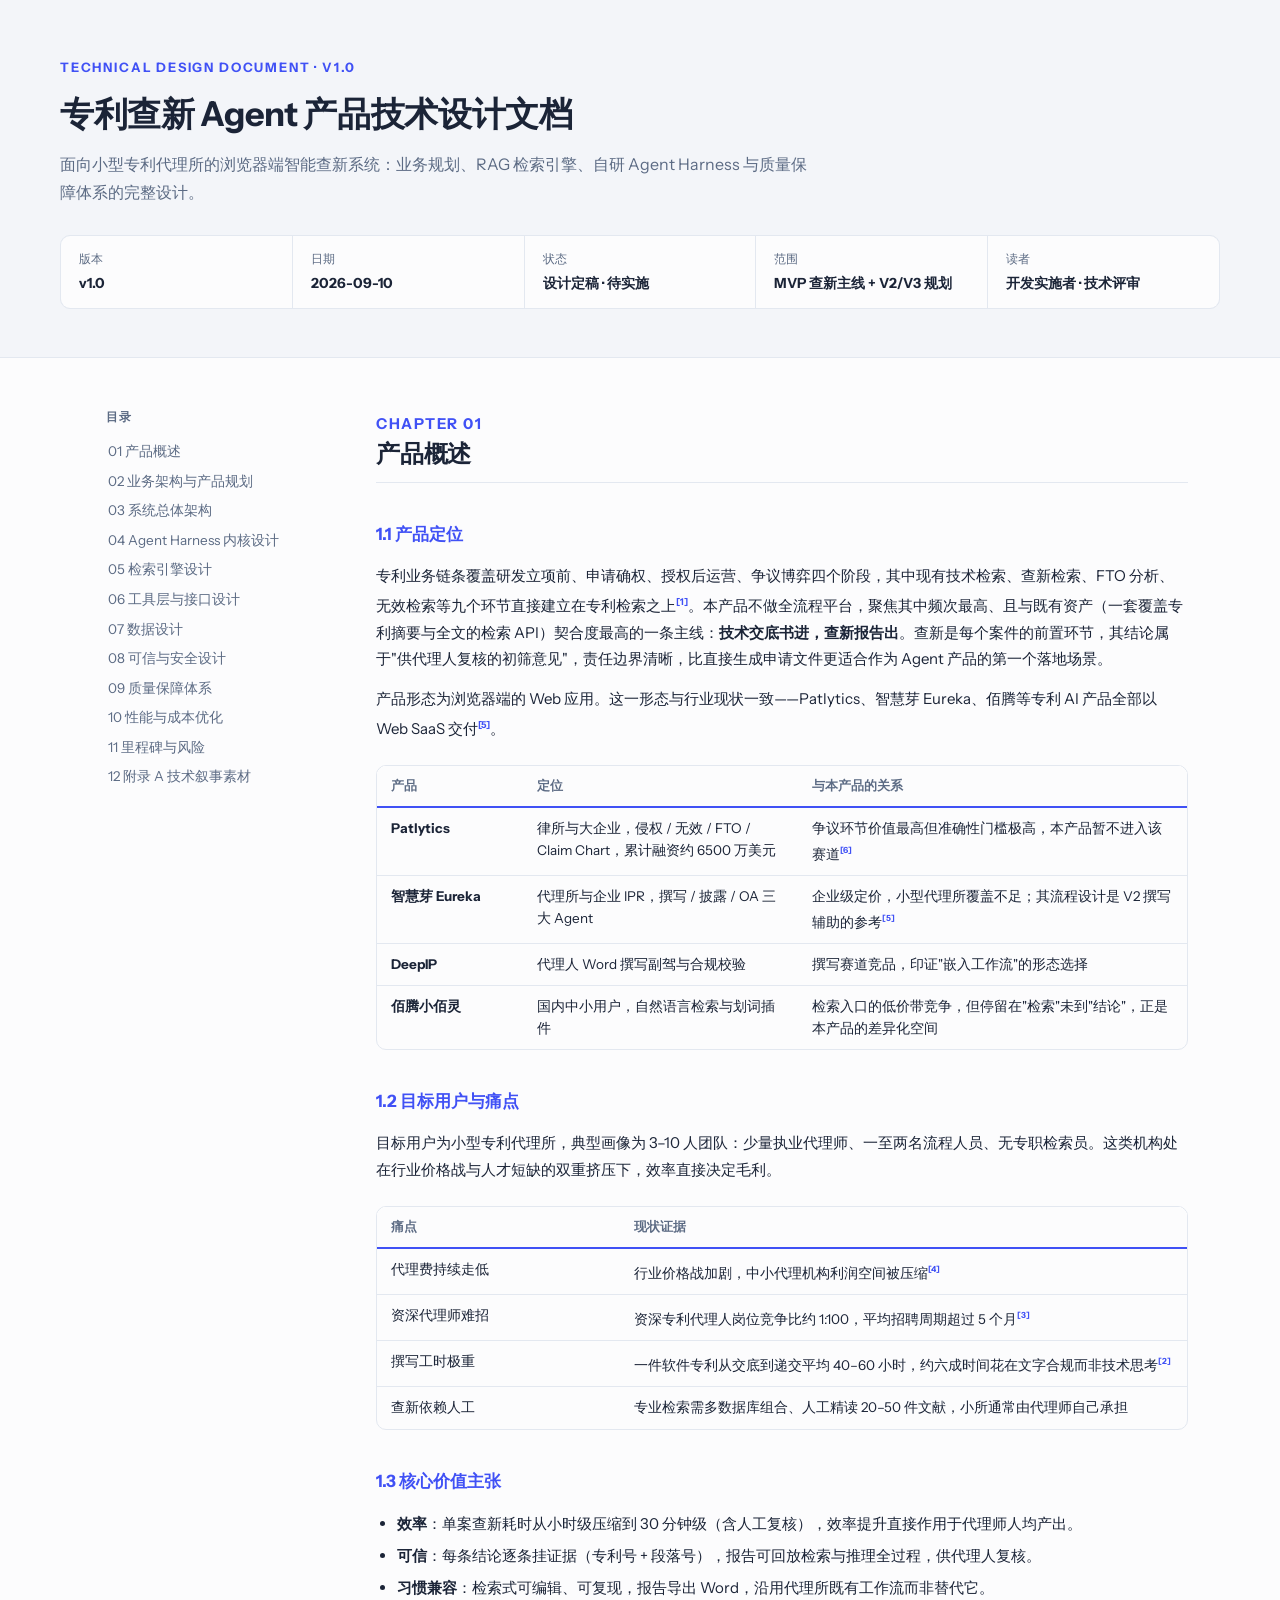
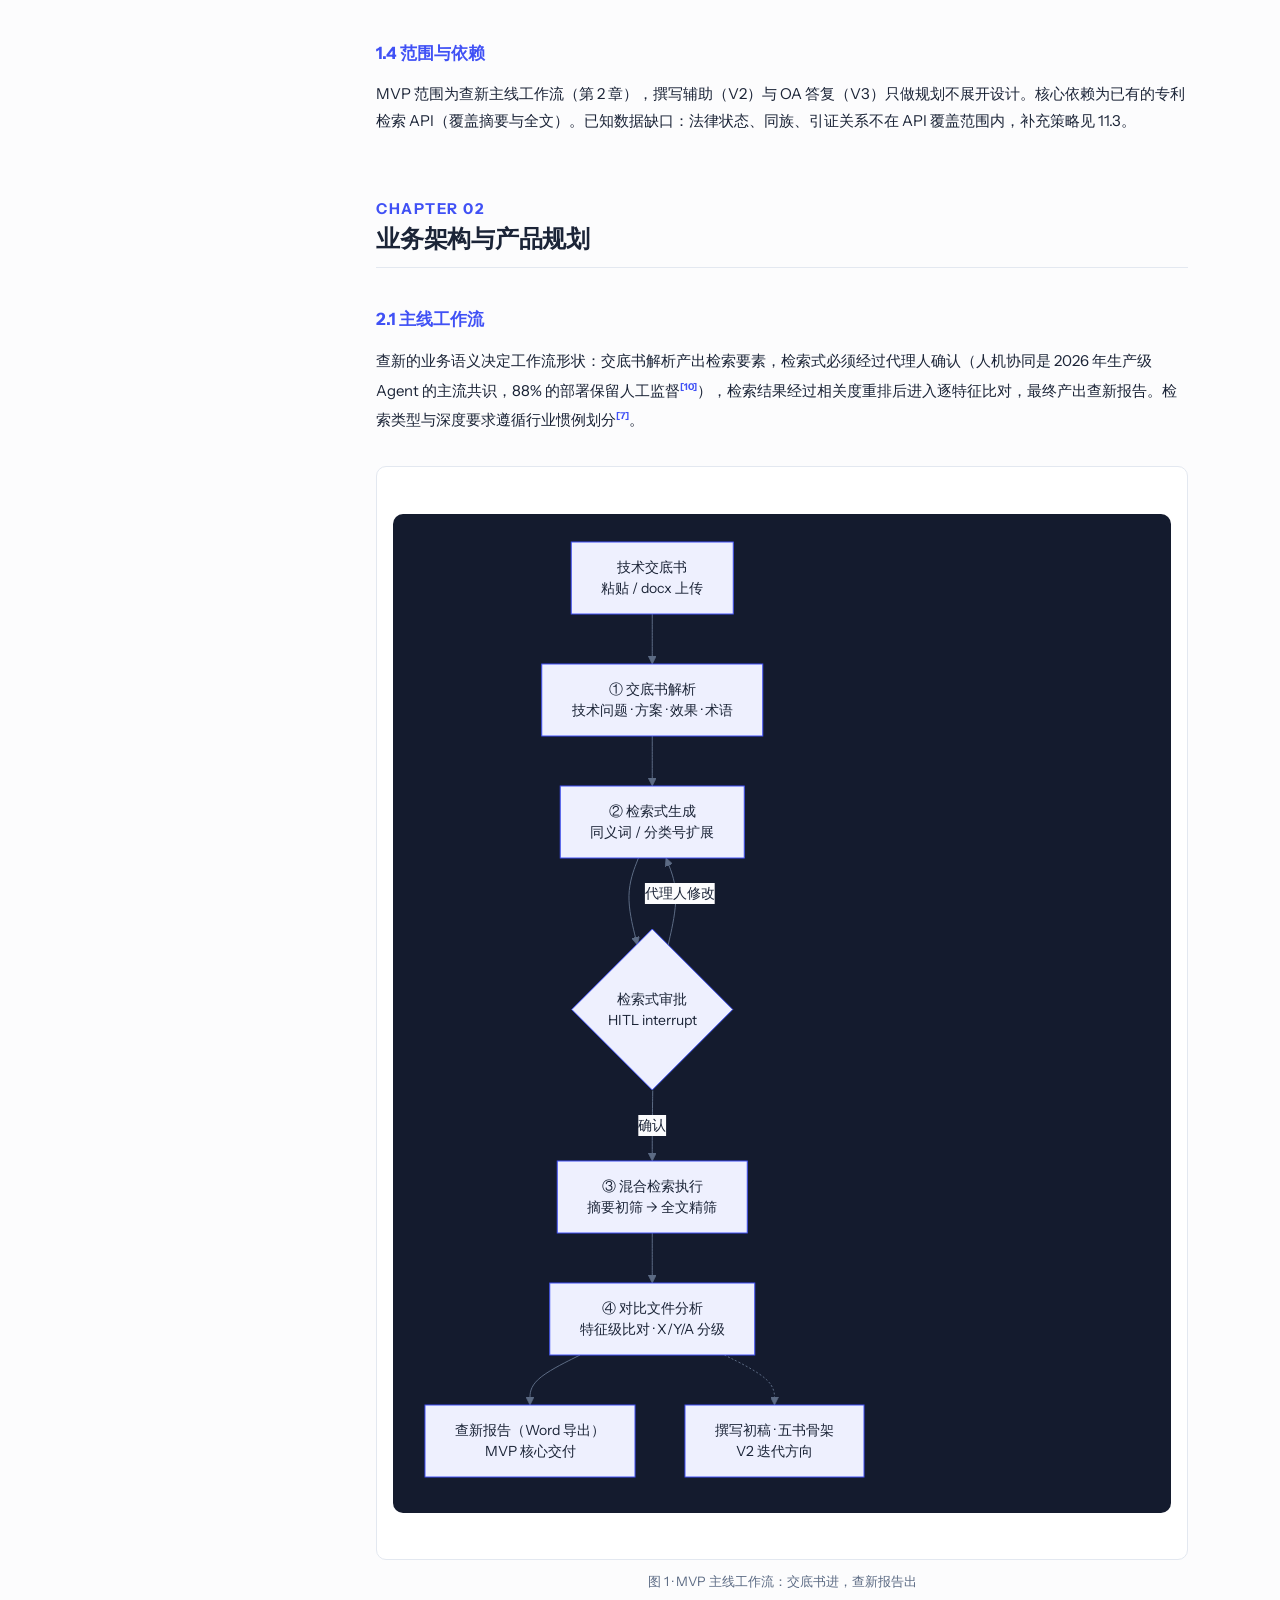
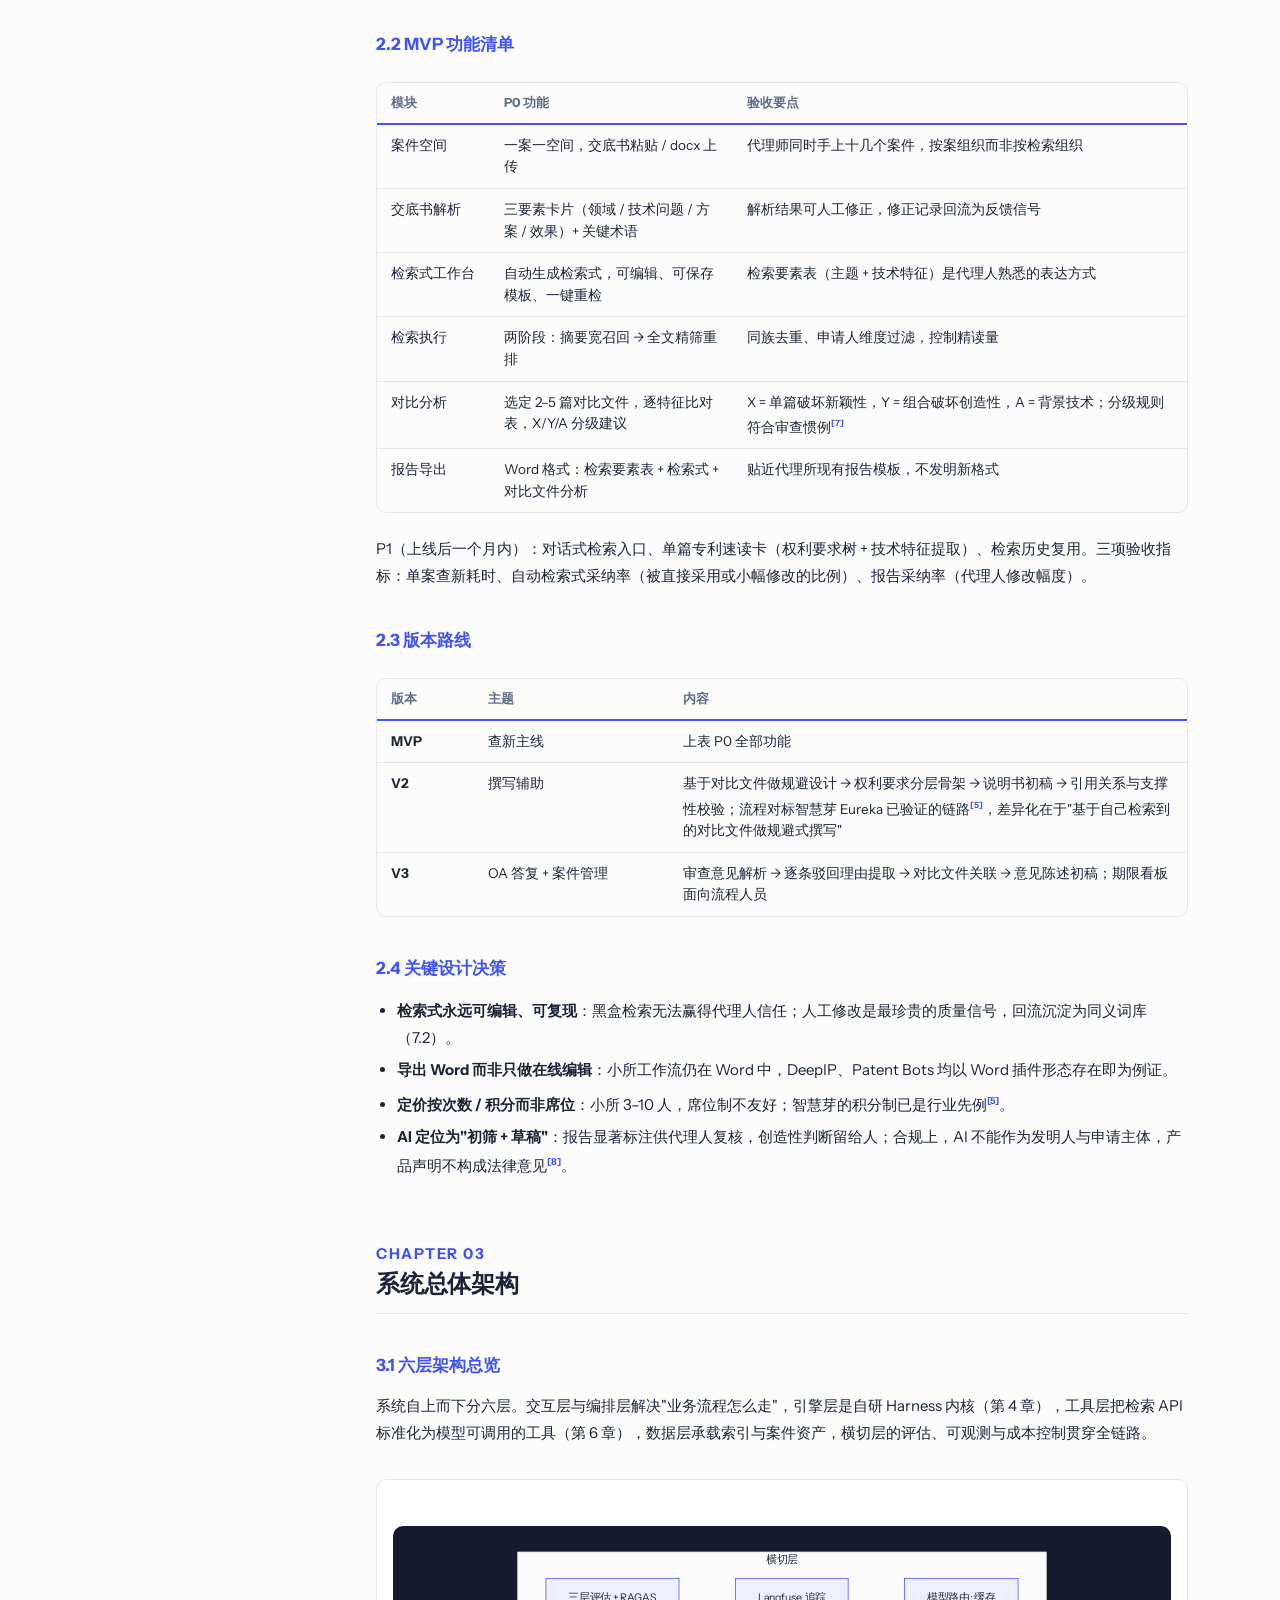
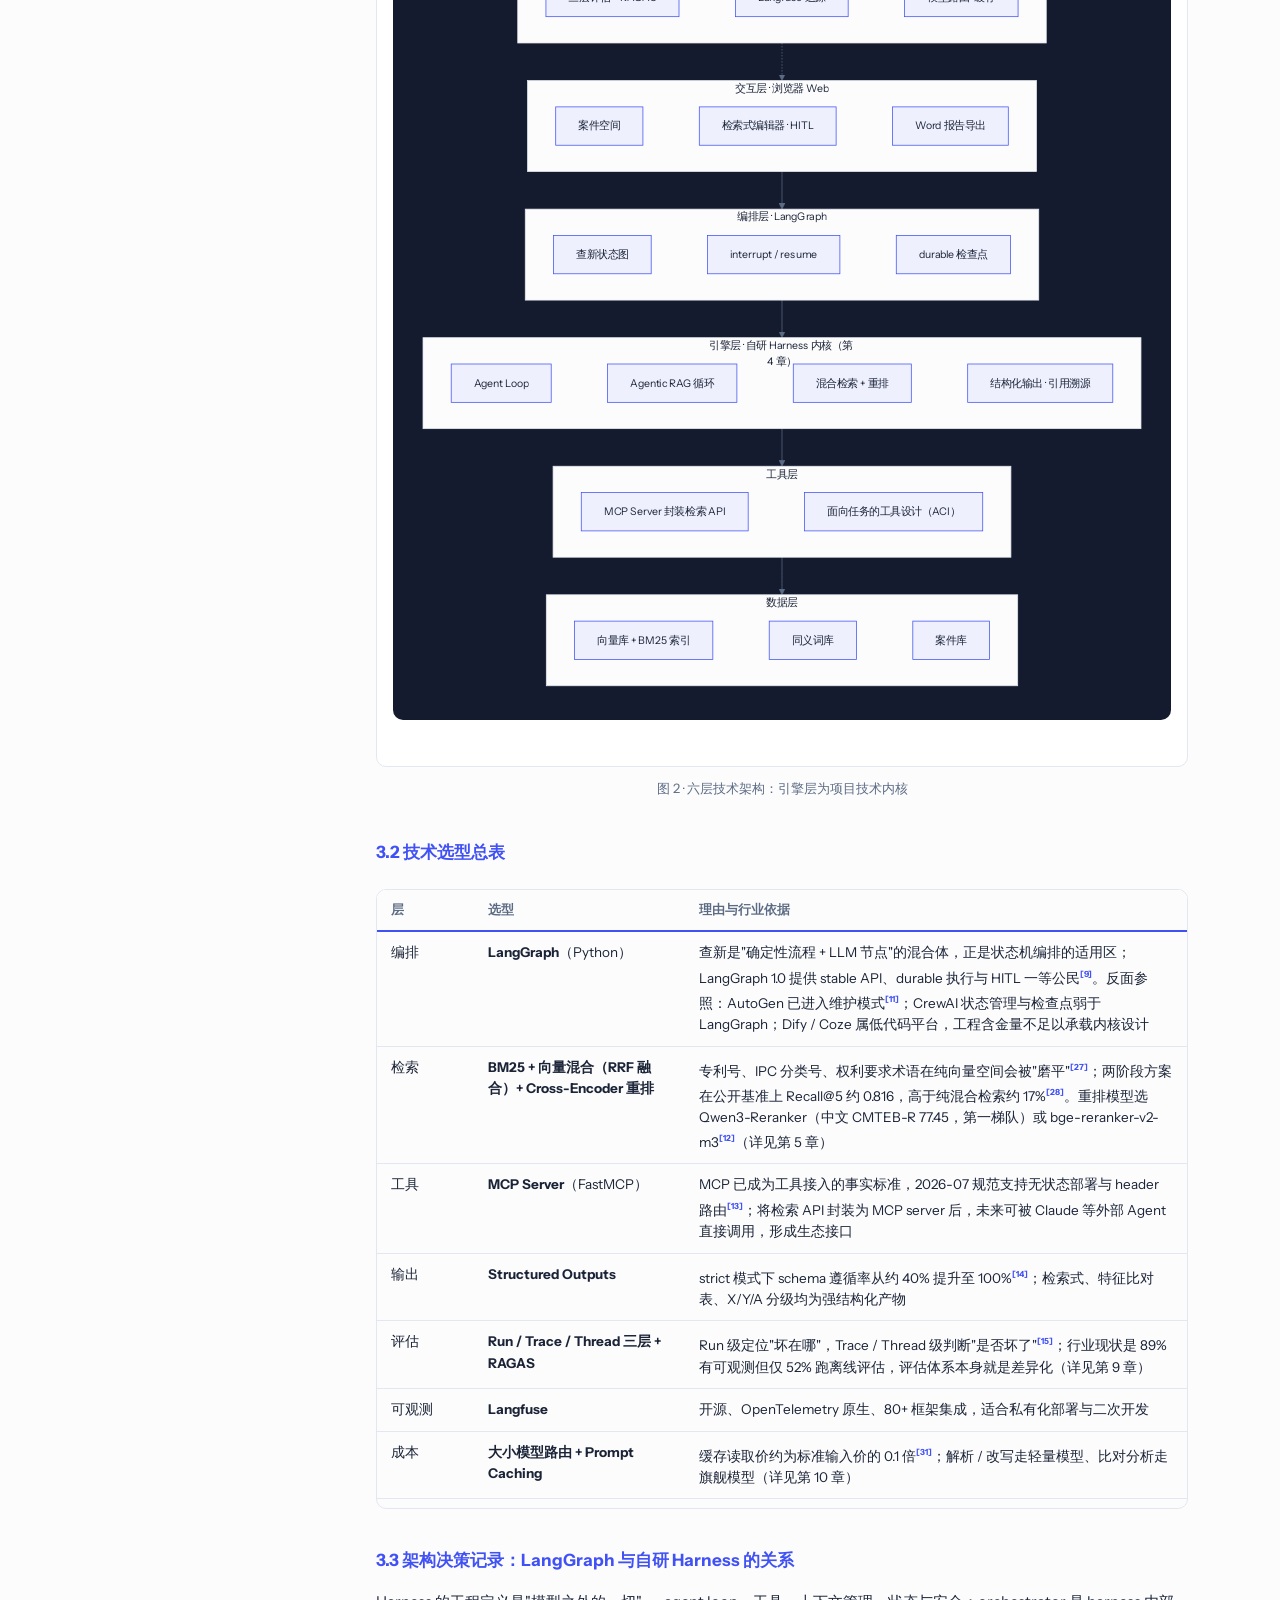
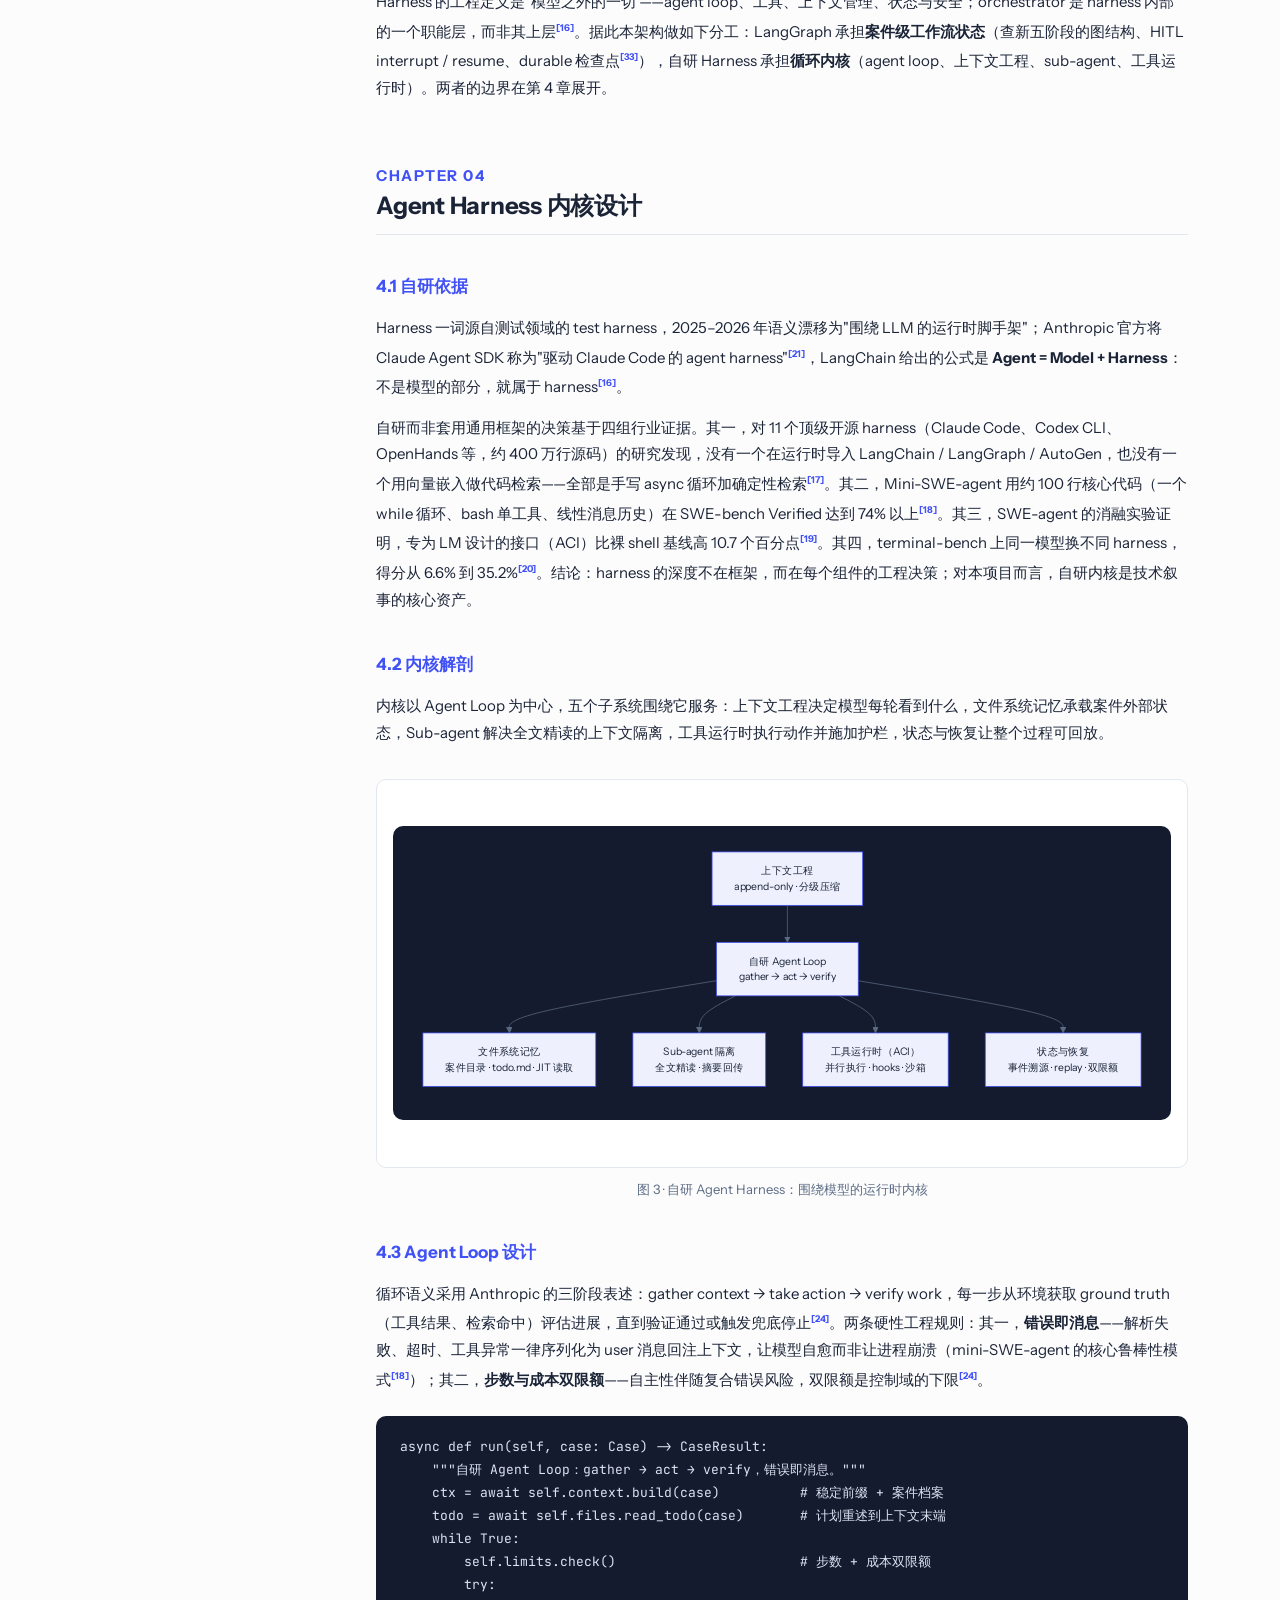
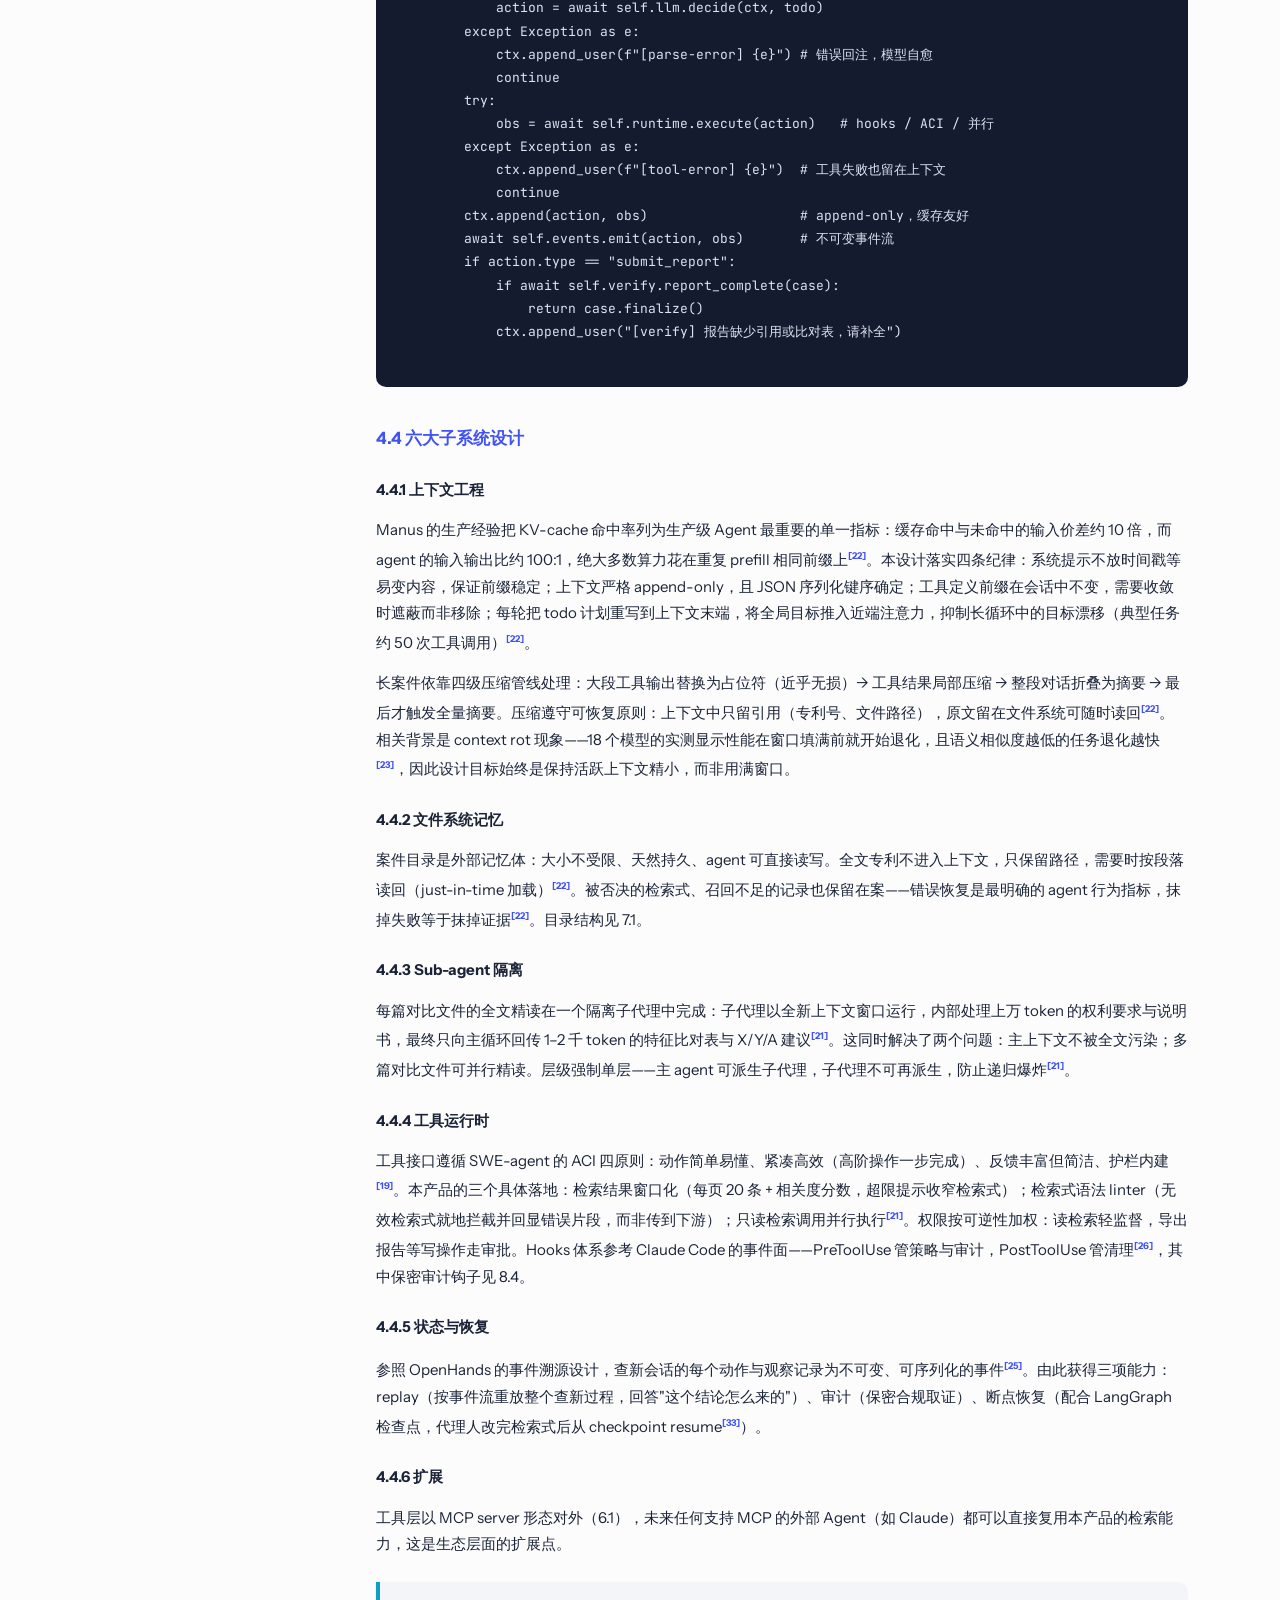
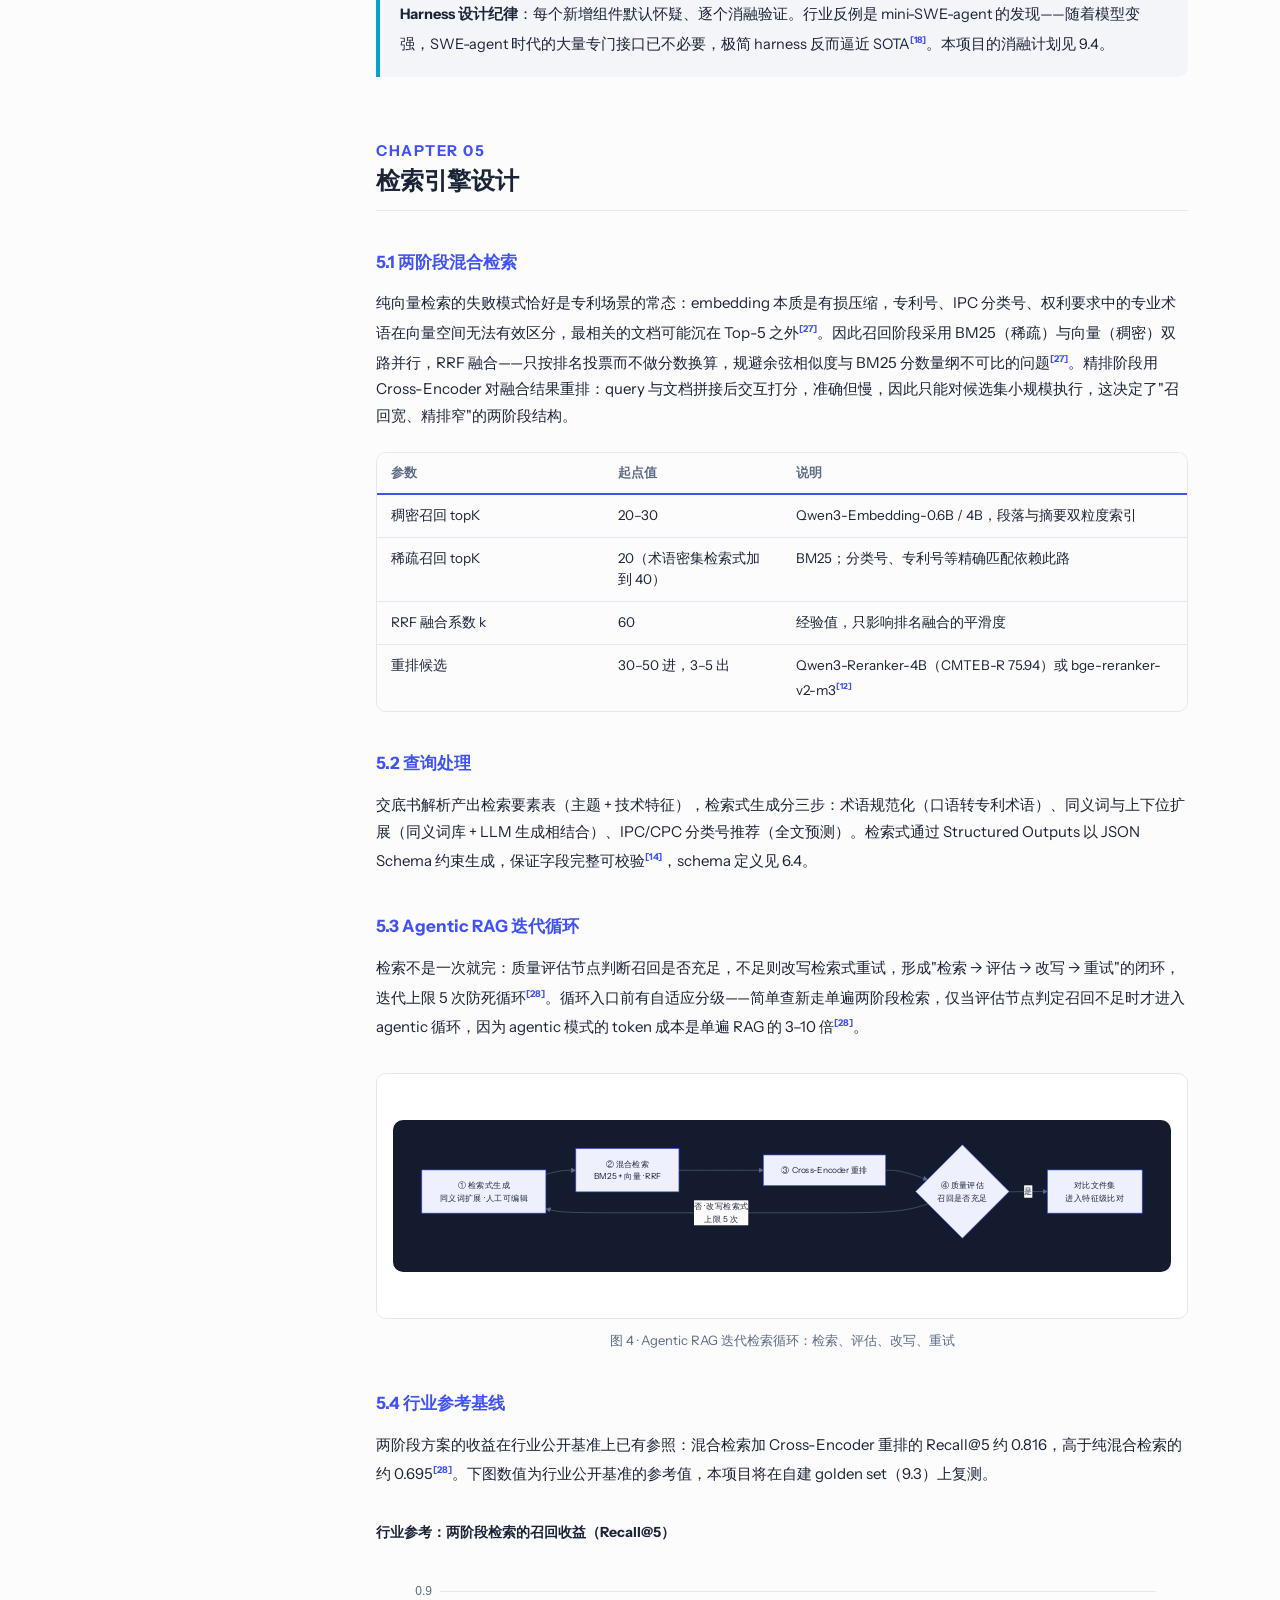
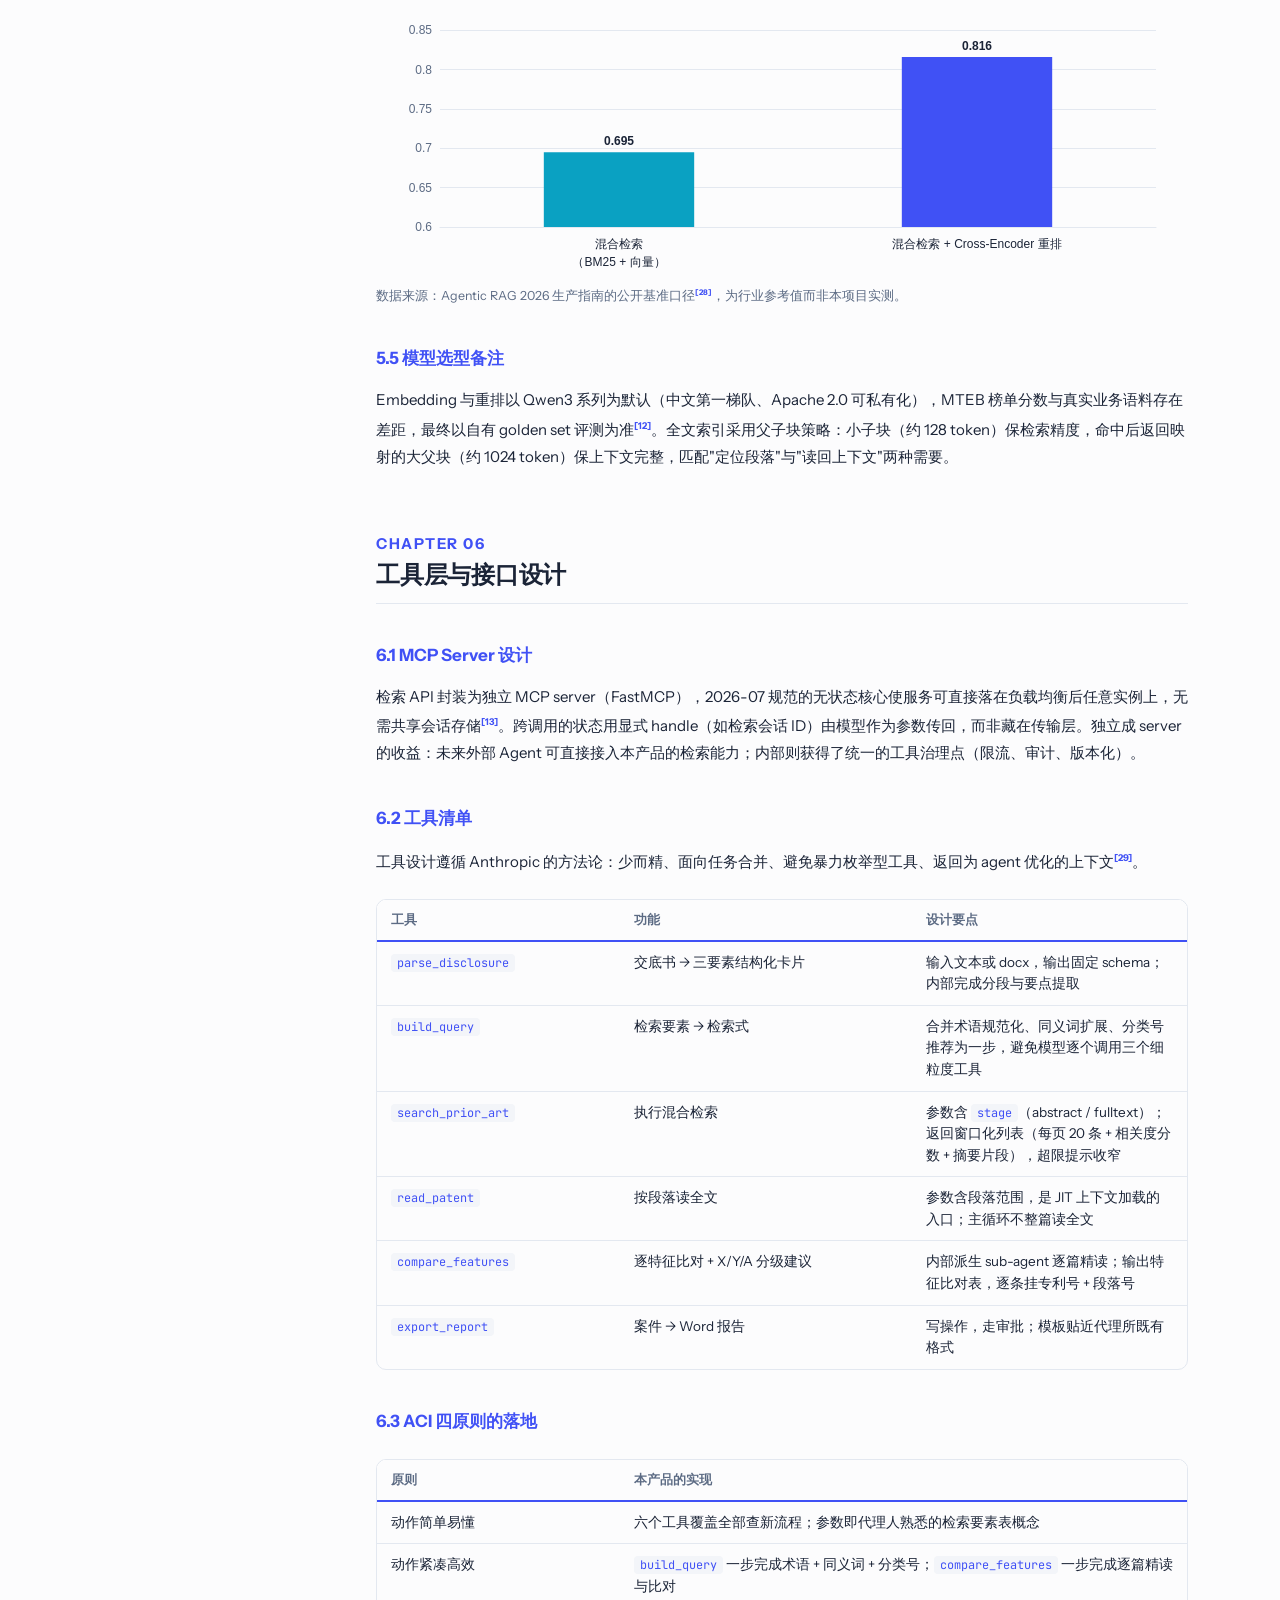
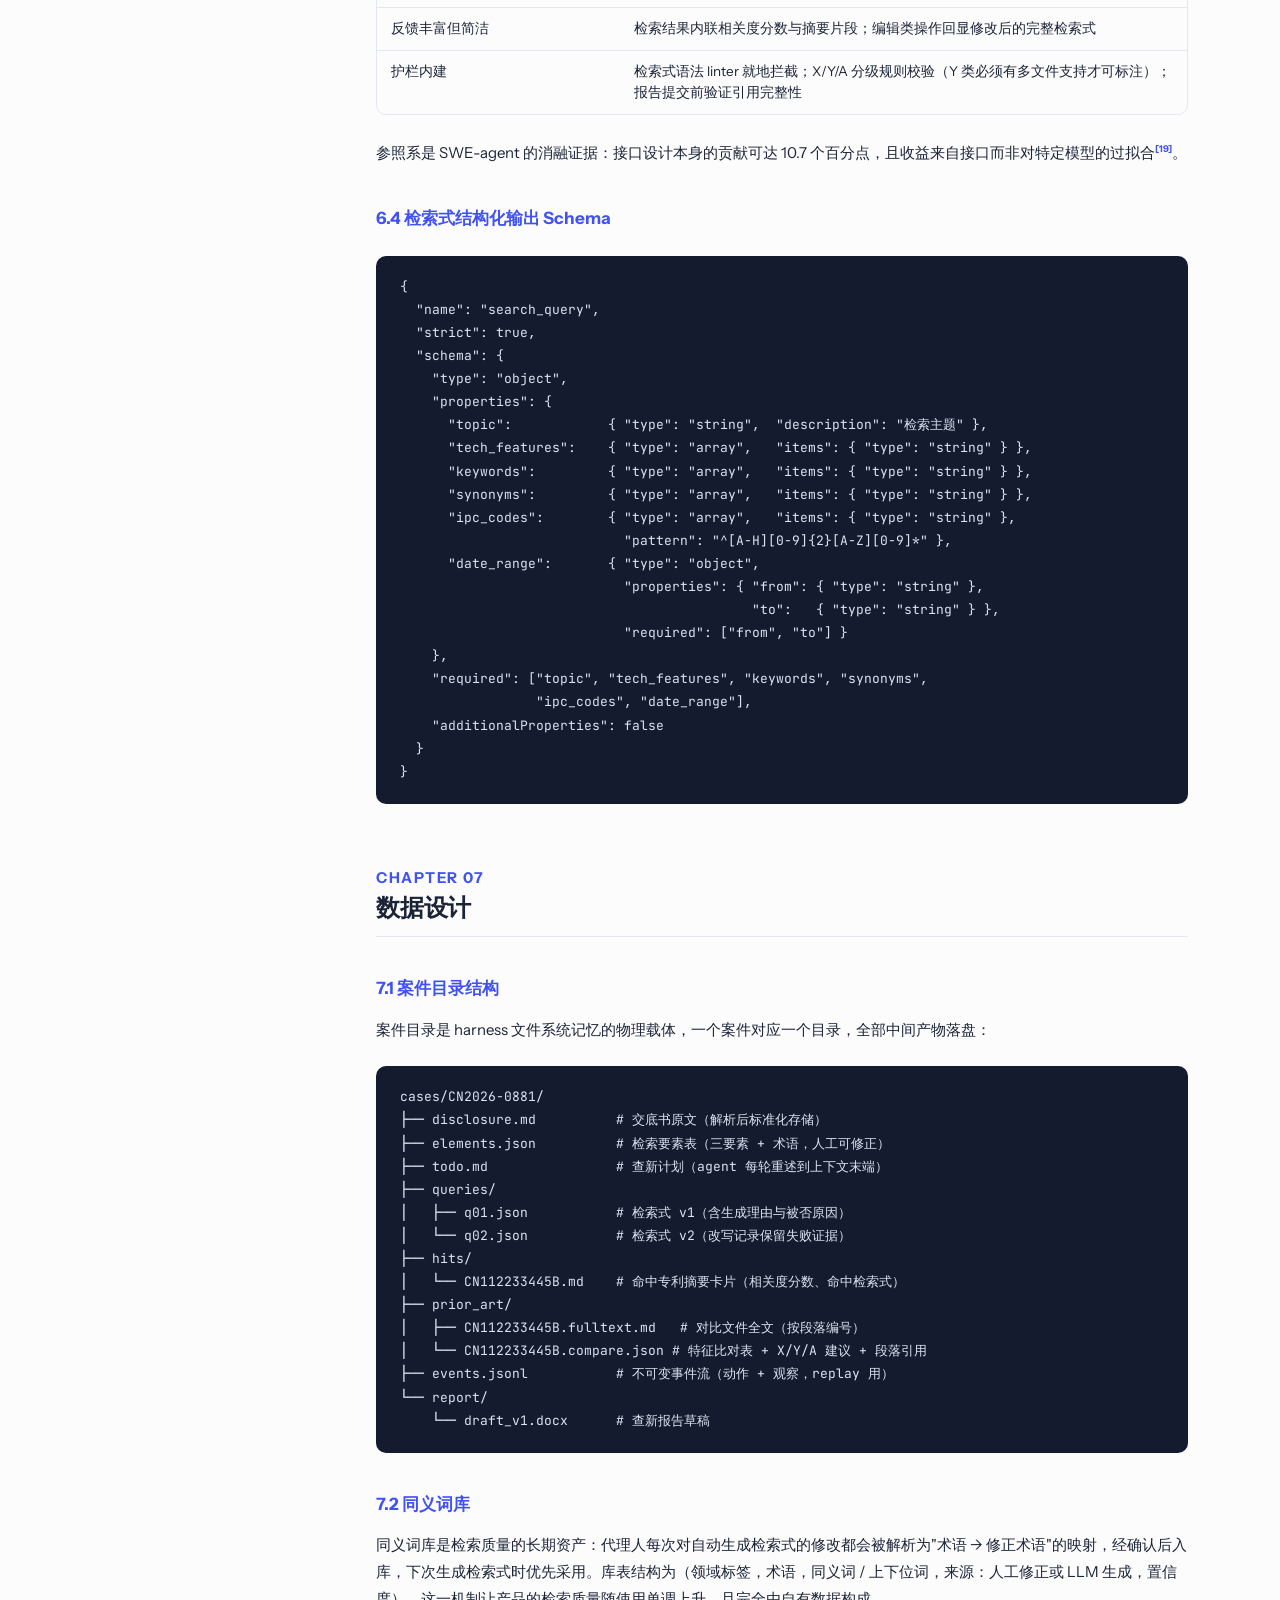
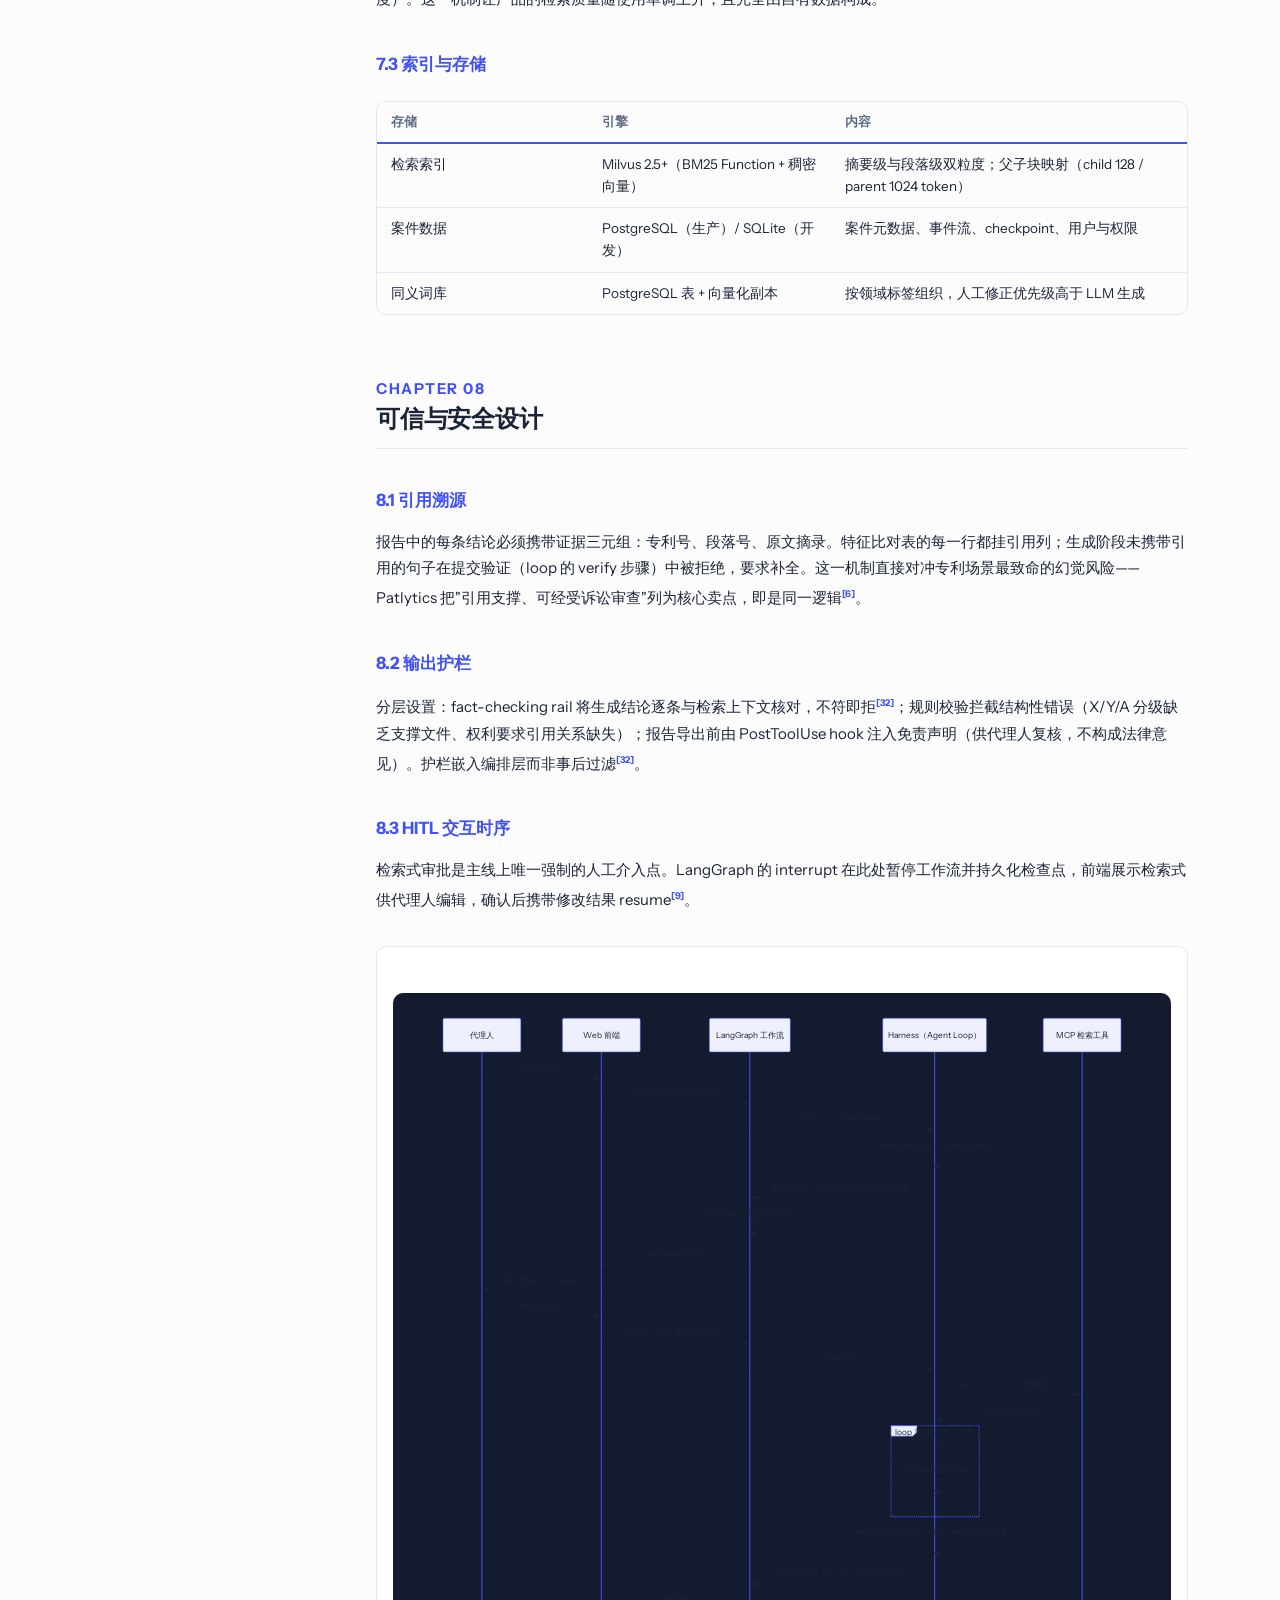
<file: patent-agent-tech-design/patent-agent-tech-design.html>
<!-- Generated by Trae Work -->
<!DOCTYPE html>
<html lang="zh-CN">
<head>
<meta charset="UTF-8">
<meta name="viewport" content="width=device-width, initial-scale=1.0">
<title>专利查新 Agent 产品技术设计文档</title>
<style>
@font-face {
  font-family: 'InstrumentSans';
  src: url('./_shared/fonts/InstrumentSans-Regular.ttf') format('truetype');
  font-weight: 400; font-style: normal;
}
@font-face {
  font-family: 'InstrumentSans';
  src: url('./_shared/fonts/InstrumentSans-Bold.ttf') format('truetype');
  font-weight: 700; font-style: normal;
}
@font-face {
  font-family: 'InstrumentSans';
  src: url('./_shared/fonts/InstrumentSans-BoldItalic.ttf') format('truetype');
  font-weight: 700; font-style: italic;
}
@font-face {
  font-family: 'JetBrainsMono';
  src: url('./_shared/fonts/JetBrainsMono-Regular.ttf') format('truetype');
  font-weight: 400; font-style: normal;
}
@font-face {
  font-family: 'JetBrainsMono';
  src: url('./_shared/fonts/JetBrainsMono-Bold.ttf') format('truetype');
  font-weight: 700; font-style: normal;
}
:root {
  --bg: #FCFCFD;
  --bg2: #F3F5F9;
  --ink: #1B2437;
  --muted: #5C6B84;
  --rule: #E3E8F0;
  --accent: #4051F5;
  --accent-soft: #EEF0FE;
  --accent2: #0AA1C2;
  --accent2-soft: #E4F6FA;
  --code-bg: #141B2E;
  --code-ink: #DCE3F2;
}
* { box-sizing: border-box; }
html { scroll-behavior: smooth; }
body {
  margin: 0;
  background: var(--bg);
  color: var(--ink);
  font-family: 'InstrumentSans', 'PingFang SC', 'Hiragino Sans GB', 'Microsoft YaHei', 'Noto Sans CJK SC', sans-serif;
  font-size: 15px;
  line-height: 1.78;
}
/* ---------- Cover ---------- */
.cover {
  background: var(--bg2);
  border-bottom: 1px solid var(--rule);
  padding: 56px 32px 48px;
}
.cover-inner { max-width: 1160px; margin: 0 auto; }
.cover .kicker {
  font-size: 13px; font-weight: 700; letter-spacing: 0.14em;
  color: var(--accent); text-transform: uppercase; margin: 0 0 14px;
}
.cover h1 {
  font-size: 34px; line-height: 1.25; margin: 0 0 14px; font-weight: 700;
  letter-spacing: -0.01em;
}
.cover .subtitle { font-size: 16px; color: var(--muted); margin: 0 0 28px; max-width: 760px; }
.cover .meta-grid {
  display: grid; grid-template-columns: repeat(auto-fit, minmax(180px, 1fr));
  gap: 1px; background: var(--rule); border: 1px solid var(--rule); border-radius: 10px; overflow: hidden;
}
.cover .meta-cell { background: var(--bg); padding: 12px 18px; }
.cover .meta-cell .k { font-size: 12px; color: var(--muted); margin: 0; }
.cover .meta-cell .v { font-size: 14px; font-weight: 700; margin: 2px 0 0; }
/* ---------- Layout ---------- */
.layout {
  display: grid; grid-template-columns: 228px minmax(0, 1fr); gap: 56px;
  max-width: 1160px; margin: 0 auto; padding: 0 32px;
}
.sidebar { position: sticky; top: 0; align-self: start; max-height: 100vh; overflow-y: auto; padding: 48px 0 48px; }
.sidebar .toc-title {
  font-size: 12px; font-weight: 700; letter-spacing: 0.12em; text-transform: uppercase;
  color: var(--muted); margin: 0 0 10px; padding-left: 14px;
}
.sidebar a {
  display: block; color: var(--muted); text-decoration: none; font-size: 13.5px;
  padding: 5px 0 5px 14px; border-left: 2px solid transparent; line-height: 1.45;
}
.sidebar a:hover { color: var(--accent); border-left-color: var(--accent); }
.sidebar .toc-group { margin-bottom: 14px; }
.content { padding: 48px 0 96px; max-width: 860px; }
/* ---------- Headings ---------- */
h2 {
  font-size: 24px; line-height: 1.35; font-weight: 700; margin: 64px 0 20px;
  padding-bottom: 12px; border-bottom: 1px solid var(--rule); letter-spacing: -0.01em;
}
h2 .ch-no { color: var(--accent); font-size: 15px; font-weight: 700; display: block; margin-bottom: 4px; letter-spacing: 0.1em; }
h2:first-of-type { margin-top: 8px; }
h3 { font-size: 17px; font-weight: 700; color: var(--accent); margin: 36px 0 12px; }
h4 { font-size: 15px; font-weight: 700; margin: 24px 0 8px; }
p { margin: 0.9em 0; }
strong { font-weight: 700; }
/* ---------- Table ---------- */
.table-wrap {
  overflow-x: auto; overflow-y: auto; max-height: 620px;
  border: 1px solid var(--rule); border-radius: 10px; margin: 1.4rem 0;
}
table { width: 100%; border-collapse: collapse; font-size: 13.5px; line-height: 1.6; }
th {
  text-align: left; font-size: 12.5px; color: var(--muted); font-weight: 700;
  padding: 10px 14px; border-bottom: 2px solid var(--accent);
  position: sticky; top: 0; background: var(--bg); z-index: 2;
}
td { padding: 10px 14px; border-bottom: 1px solid var(--rule); vertical-align: top; }
tr:last-child td { border-bottom: none; }
td strong { font-weight: 700; }
/* ---------- Callout / Code ---------- */
.callout {
  background: var(--bg2); border-left: 4px solid var(--accent2);
  border-radius: 0 10px 10px 0; padding: 14px 20px; margin: 1.5rem 0; font-size: 14.5px;
}
.callout p { margin: 0.4em 0; }
code {
  font-family: 'JetBrainsMono', ui-monospace, monospace;
  background: var(--bg2); border-radius: 4px; padding: 1px 6px; font-size: 0.88em; color: var(--accent);
}
pre {
  background: var(--code-bg); color: var(--code-ink); border-radius: 10px;
  padding: 20px 24px; overflow-x: auto; margin: 1.4rem 0; font-size: 13px; line-height: 1.7;
}
pre code { background: none; color: inherit; padding: 0; font-size: inherit; }
/* ---------- Figures ---------- */
figure { margin: 2rem 0; }
figure.diagram, figure.chart-figure { margin: 2rem 0; }
figure .mermaid-box {
  border: 1px solid var(--rule); border-radius: 10px; padding: 24px 16px;
  background: #FFFFFF; overflow-x: auto;
}
figcaption { font-size: 13px; color: var(--muted); margin-top: 10px; text-align: center; }
.chart-figure figcaption { font-size: 14px; font-weight: 700; color: var(--ink); margin-bottom: 10px; text-align: left; }
.chart-note { font-size: 12.5px; color: var(--muted); margin-top: 8px; }
/* ---------- Citations ---------- */
sup a { color: var(--accent); text-decoration: none; font-size: 0.75em; font-weight: 700; }
sup a:hover { text-decoration: underline; }
/* ---------- Lists ---------- */
ul, ol { padding-left: 1.4em; }
li { margin: 0.35em 0; }
/* ---------- Footer ---------- */
footer { border-top: 1px solid var(--rule); background: var(--bg2); padding: 48px 32px 64px; }
footer .sources { max-width: 1160px; margin: 0 auto; }
footer .sources h2 { border: none; margin: 0 0 16px; padding: 0; font-size: 19px; }
footer .sources ol { padding-left: 1.2rem; font-size: 0.85rem; color: var(--muted); }
footer .sources li { margin-bottom: 0.5rem; overflow-wrap: break-word; word-break: break-all; }
footer .sources .src-title { color: var(--ink); word-break: normal; }
footer .sources .src-url { display: block; margin-top: 0.15rem; font-size: 0.82rem; color: var(--accent); word-break: break-all; }
footer .sources a { word-break: break-all; }
/* ---------- Responsive / Print ---------- */
@media (max-width: 980px) {
  .layout { grid-template-columns: 1fr; gap: 0; padding: 0 20px; }
  .sidebar { position: static; max-height: none; padding: 24px 0 0; }
  .sidebar .toc-title { display: none; }
  .sidebar a { display: inline-block; margin: 0 14px 6px 0; padding: 2px 0; border-left: none; border-bottom: 2px solid transparent; }
  .sidebar a:hover { border-bottom-color: var(--accent); }
  .cover h1 { font-size: 26px; }
  .content { padding-top: 16px; }
}
@media print {
  .sidebar { display: none; }
  .layout { grid-template-columns: 1fr; padding: 0; }
  body { font-size: 12.5px; }
  h2 { page-break-before: auto; page-break-after: avoid; }
  figure, table, pre { page-break-inside: avoid; }
}
</style>
</head>
<body>

<header class="cover">
  <div class="cover-inner">
    <p class="kicker">Technical Design Document · v1.0</p>
    <h1>专利查新 Agent 产品技术设计文档</h1>
    <p class="subtitle">面向小型专利代理所的浏览器端智能查新系统：业务规划、RAG 检索引擎、自研 Agent Harness 与质量保障体系的完整设计。</p>
    <div class="meta-grid">
      <div class="meta-cell"><p class="k">版本</p><p class="v">v1.0</p></div>
      <div class="meta-cell"><p class="k">日期</p><p class="v">2026-09-10</p></div>
      <div class="meta-cell"><p class="k">状态</p><p class="v">设计定稿 · 待实施</p></div>
      <div class="meta-cell"><p class="k">范围</p><p class="v">MVP 查新主线 + V2/V3 规划</p></div>
      <div class="meta-cell"><p class="k">读者</p><p class="v">开发实施者 · 技术评审</p></div>
    </div>
  </div>
</header>

<div class="layout">
  <aside class="sidebar">
    <p class="toc-title">目录</p>
    <div class="toc-group">
      <a href="#ch1">01 产品概述</a>
      <a href="#ch2">02 业务架构与产品规划</a>
      <a href="#ch3">03 系统总体架构</a>
      <a href="#ch4">04 Agent Harness 内核设计</a>
      <a href="#ch5">05 检索引擎设计</a>
      <a href="#ch6">06 工具层与接口设计</a>
      <a href="#ch7">07 数据设计</a>
      <a href="#ch8">08 可信与安全设计</a>
      <a href="#ch9">09 质量保障体系</a>
      <a href="#ch10">10 性能与成本优化</a>
      <a href="#ch11">11 里程碑与风险</a>
      <a href="#ch12">12 附录 A 技术叙事素材</a>
    </div>
  </aside>

  <main class="content">

<h2 id="ch1"><span class="ch-no">CHAPTER 01</span>产品概述</h2>

<h3>1.1 产品定位</h3>
<p>专利业务链条覆盖研发立项前、申请确权、授权后运营、争议博弈四个阶段，其中现有技术检索、查新检索、FTO 分析、无效检索等九个环节直接建立在专利检索之上<sup><a href="#cite-1">[1]</a></sup>。本产品不做全流程平台，聚焦其中频次最高、且与既有资产（一套覆盖专利摘要与全文的检索 API）契合度最高的一条主线：<strong>技术交底书进，查新报告出</strong>。查新是每个案件的前置环节，其结论属于"供代理人复核的初筛意见"，责任边界清晰，比直接生成申请文件更适合作为 Agent 产品的第一个落地场景。</p>
<p>产品形态为浏览器端的 Web 应用。这一形态与行业现状一致——Patlytics、智慧芽 Eureka、佰腾等专利 AI 产品全部以 Web SaaS 交付<sup><a href="#cite-5">[5]</a></sup>。</p>

<div class="table-wrap"><table>
<thead><tr><th style="width:18%">产品</th><th style="width:34%">定位</th><th>与本产品的关系</th></tr></thead>
<tbody>
<tr><td><strong>Patlytics</strong></td><td>律所与大企业，侵权 / 无效 / FTO / Claim Chart，累计融资约 6500 万美元</td><td>争议环节价值最高但准确性门槛极高，本产品暂不进入该赛道<sup><a href="#cite-6">[6]</a></sup></td></tr>
<tr><td><strong>智慧芽 Eureka</strong></td><td>代理所与企业 IPR，撰写 / 披露 / OA 三大 Agent</td><td>企业级定价，小型代理所覆盖不足；其流程设计是 V2 撰写辅助的参考<sup><a href="#cite-5">[5]</a></sup></td></tr>
<tr><td><strong>DeepIP</strong></td><td>代理人 Word 撰写副驾与合规校验</td><td>撰写赛道竞品，印证"嵌入工作流"的形态选择</td></tr>
<tr><td><strong>佰腾小佰灵</strong></td><td>国内中小用户，自然语言检索与划词插件</td><td>检索入口的低价带竞争，但停留在"检索"未到"结论"，正是本产品的差异化空间</td></tr>
</tbody>
</table></div>

<h3>1.2 目标用户与痛点</h3>
<p>目标用户为小型专利代理所，典型画像为 3–10 人团队：少量执业代理师、一至两名流程人员、无专职检索员。这类机构处在行业价格战与人才短缺的双重挤压下，效率直接决定毛利。</p>
<div class="table-wrap"><table>
<thead><tr><th style="width:30%">痛点</th><th>现状证据</th></tr></thead>
<tbody>
<tr><td>代理费持续走低</td><td>行业价格战加剧，中小代理机构利润空间被压缩<sup><a href="#cite-4">[4]</a></sup></td></tr>
<tr><td>资深代理师难招</td><td>资深专利代理人岗位竞争比约 1:100，平均招聘周期超过 5 个月<sup><a href="#cite-3">[3]</a></sup></td></tr>
<tr><td>撰写工时极重</td><td>一件软件专利从交底到递交平均 40–60 小时，约六成时间花在文字合规而非技术思考<sup><a href="#cite-2">[2]</a></sup></td></tr>
<tr><td>查新依赖人工</td><td>专业检索需多数据库组合、人工精读 20–50 件文献，小所通常由代理师自己承担</td></tr>
</tbody>
</table></div>

<h3>1.3 核心价值主张</h3>
<ul>
<li><strong>效率</strong>：单案查新耗时从小时级压缩到 30 分钟级（含人工复核），效率提升直接作用于代理师人均产出。</li>
<li><strong>可信</strong>：每条结论逐条挂证据（专利号 + 段落号），报告可回放检索与推理全过程，供代理人复核。</li>
<li><strong>习惯兼容</strong>：检索式可编辑、可复现，报告导出 Word，沿用代理所既有工作流而非替代它。</li>
</ul>

<h3>1.4 范围与依赖</h3>
<p>MVP 范围为查新主线工作流（第 2 章），撰写辅助（V2）与 OA 答复（V3）只做规划不展开设计。核心依赖为已有的专利检索 API（覆盖摘要与全文）。已知数据缺口：法律状态、同族、引证关系不在 API 覆盖范围内，补充策略见 11.3。</p>

<h2 id="ch2"><span class="ch-no">CHAPTER 02</span>业务架构与产品规划</h2>

<h3>2.1 主线工作流</h3>
<p>查新的业务语义决定工作流形状：交底书解析产出检索要素，检索式必须经过代理人确认（人机协同是 2026 年生产级 Agent 的主流共识，88% 的部署保留人工监督<sup><a href="#cite-10">[10]</a></sup>），检索结果经过相关度重排后进入逐特征比对，最终产出查新报告。检索类型与深度要求遵循行业惯例划分<sup><a href="#cite-7">[7]</a></sup>。</p>

<figure class="diagram">
  <div class="mermaid-box">
<pre class="mermaid">
flowchart TD
    A["技术交底书<br/>粘贴 / docx 上传"] --> B["① 交底书解析<br/>技术问题 · 方案 · 效果 · 术语"]
    B --> C["② 检索式生成<br/>同义词 / 分类号扩展"]
    C --> D{"检索式审批<br/>HITL interrupt"}
    D -- "代理人修改" --> C
    D -- "确认" --> E["③ 混合检索执行<br/>摘要初筛 → 全文精筛"]
    E --> F["④ 对比文件分析<br/>特征级比对 · X/Y/A 分级"]
    F --> G["查新报告（Word 导出）<br/>MVP 核心交付"]
    F -.-> H["撰写初稿 · 五书骨架<br/>V2 迭代方向"]
</pre>
  </div>
  <figcaption>图 1 · MVP 主线工作流：交底书进，查新报告出</figcaption>
</figure>

<h3>2.2 MVP 功能清单</h3>
<div class="table-wrap"><table>
<thead><tr><th style="width:14%">模块</th><th style="width:30%">P0 功能</th><th>验收要点</th></tr></thead>
<tbody>
<tr><td>案件空间</td><td>一案一空间，交底书粘贴 / docx 上传</td><td>代理师同时手上十几个案件，按案组织而非按检索组织</td></tr>
<tr><td>交底书解析</td><td>三要素卡片（领域 / 技术问题 / 方案 / 效果）+ 关键术语</td><td>解析结果可人工修正，修正记录回流为反馈信号</td></tr>
<tr><td>检索式工作台</td><td>自动生成检索式，可编辑、可保存模板、一键重检</td><td>检索要素表（主题 + 技术特征）是代理人熟悉的表达方式</td></tr>
<tr><td>检索执行</td><td>两阶段：摘要宽召回 → 全文精筛重排</td><td>同族去重、申请人维度过滤，控制精读量</td></tr>
<tr><td>对比分析</td><td>选定 2–5 篇对比文件，逐特征比对表，X/Y/A 分级建议</td><td>X = 单篇破坏新颖性，Y = 组合破坏创造性，A = 背景技术；分级规则符合审查惯例<sup><a href="#cite-7">[7]</a></sup></td></tr>
<tr><td>报告导出</td><td>Word 格式：检索要素表 + 检索式 + 对比文件分析</td><td>贴近代理所现有报告模板，不发明新格式</td></tr>
</tbody>
</table></div>
<p>P1（上线后一个月内）：对话式检索入口、单篇专利速读卡（权利要求树 + 技术特征提取）、检索历史复用。三项验收指标：单案查新耗时、自动检索式采纳率（被直接采用或小幅修改的比例）、报告采纳率（代理人修改幅度）。</p>

<h3>2.3 版本路线</h3>
<div class="table-wrap"><table>
<thead><tr><th style="width:12%">版本</th><th style="width:24%">主题</th><th>内容</th></tr></thead>
<tbody>
<tr><td><strong>MVP</strong></td><td>查新主线</td><td>上表 P0 全部功能</td></tr>
<tr><td><strong>V2</strong></td><td>撰写辅助</td><td>基于对比文件做规避设计 → 权利要求分层骨架 → 说明书初稿 → 引用关系与支撑性校验；流程对标智慧芽 Eureka 已验证的链路<sup><a href="#cite-5">[5]</a></sup>，差异化在于"基于自己检索到的对比文件做规避式撰写"</td></tr>
<tr><td><strong>V3</strong></td><td>OA 答复 + 案件管理</td><td>审查意见解析 → 逐条驳回理由提取 → 对比文件关联 → 意见陈述初稿；期限看板面向流程人员</td></tr>
</tbody>
</table></div>

<h3>2.4 关键设计决策</h3>
<ul>
<li><strong>检索式永远可编辑、可复现</strong>：黑盒检索无法赢得代理人信任；人工修改是最珍贵的质量信号，回流沉淀为同义词库（7.2）。</li>
<li><strong>导出 Word 而非只做在线编辑</strong>：小所工作流仍在 Word 中，DeepIP、Patent Bots 均以 Word 插件形态存在即为例证。</li>
<li><strong>定价按次数 / 积分而非席位</strong>：小所 3–10 人，席位制不友好；智慧芽的积分制已是行业先例<sup><a href="#cite-5">[5]</a></sup>。</li>
<li><strong>AI 定位为"初筛 + 草稿"</strong>：报告显著标注供代理人复核，创造性判断留给人；合规上，AI 不能作为发明人与申请主体，产品声明不构成法律意见<sup><a href="#cite-8">[8]</a></sup>。</li>
</ul>

<h2 id="ch3"><span class="ch-no">CHAPTER 03</span>系统总体架构</h2>

<h3>3.1 六层架构总览</h3>
<p>系统自上而下分六层。交互层与编排层解决"业务流程怎么走"，引擎层是自研 Harness 内核（第 4 章），工具层把检索 API 标准化为模型可调用的工具（第 6 章），数据层承载索引与案件资产，横切层的评估、可观测与成本控制贯穿全链路。</p>

<figure class="diagram">
  <div class="mermaid-box">
<pre class="mermaid">
flowchart TD
    subgraph L1["交互层 · 浏览器 Web"]
        direction LR
        U1["案件空间"] ~~~ U2["检索式编辑器 · HITL"] ~~~ U3["Word 报告导出"]
    end
    subgraph L2["编排层 · LangGraph"]
        direction LR
        O1["查新状态图"] ~~~ O2["interrupt / resume"] ~~~ O3["durable 检查点"]
    end
    subgraph L3["引擎层 · 自研 Harness 内核（第 4 章）"]
        direction LR
        E1["Agent Loop"] ~~~ E2["Agentic RAG 循环"] ~~~ E3["混合检索 + 重排"] ~~~ E4["结构化输出 · 引用溯源"]
    end
    subgraph L4["工具层"]
        direction LR
        T1["MCP Server 封装检索 API"] ~~~ T2["面向任务的工具设计（ACI）"]
    end
    subgraph L5["数据层"]
        direction LR
        D1["向量库 + BM25 索引"] ~~~ D2["同义词库"] ~~~ D3["案件库"]
    end
    subgraph L6["横切层"]
        direction LR
        X1["三层评估 + RAGAS"] ~~~ X2["Langfuse 追踪"] ~~~ X3["模型路由 · 缓存"]
    end
    L1 --> L2 --> L3 --> L4 --> L5
    L6 -.-> L1
</pre>
  </div>
  <figcaption>图 2 · 六层技术架构：引擎层为项目技术内核</figcaption>
</figure>

<h3>3.2 技术选型总表</h3>
<div class="table-wrap"><table>
<thead><tr><th style="width:12%">层</th><th style="width:26%">选型</th><th>理由与行业依据</th></tr></thead>
<tbody>
<tr><td>编排</td><td><strong>LangGraph</strong>（Python）</td><td>查新是"确定性流程 + LLM 节点"的混合体，正是状态机编排的适用区；LangGraph 1.0 提供 stable API、durable 执行与 HITL 一等公民<sup><a href="#cite-9">[9]</a></sup>。反面参照：AutoGen 已进入维护模式<sup><a href="#cite-11">[11]</a></sup>；CrewAI 状态管理与检查点弱于 LangGraph；Dify / Coze 属低代码平台，工程含金量不足以承载内核设计</td></tr>
<tr><td>检索</td><td><strong>BM25 + 向量混合（RRF 融合）+ Cross-Encoder 重排</strong></td><td>专利号、IPC 分类号、权利要求术语在纯向量空间会被"磨平"<sup><a href="#cite-27">[27]</a></sup>；两阶段方案在公开基准上 Recall@5 约 0.816，高于纯混合检索约 17%<sup><a href="#cite-28">[28]</a></sup>。重排模型选 Qwen3-Reranker（中文 CMTEB-R 77.45，第一梯队）或 bge-reranker-v2-m3<sup><a href="#cite-12">[12]</a></sup>（详见第 5 章）</td></tr>
<tr><td>工具</td><td><strong>MCP Server</strong>（FastMCP）</td><td>MCP 已成为工具接入的事实标准，2026-07 规范支持无状态部署与 header 路由<sup><a href="#cite-13">[13]</a></sup>；将检索 API 封装为 MCP server 后，未来可被 Claude 等外部 Agent 直接调用，形成生态接口</td></tr>
<tr><td>输出</td><td><strong>Structured Outputs</strong></td><td>strict 模式下 schema 遵循率从约 40% 提升至 100%<sup><a href="#cite-14">[14]</a></sup>；检索式、特征比对表、X/Y/A 分级均为强结构化产物</td></tr>
<tr><td>评估</td><td><strong>Run / Trace / Thread 三层 + RAGAS</strong></td><td>Run 级定位"坏在哪"，Trace / Thread 级判断"是否坏了"<sup><a href="#cite-15">[15]</a></sup>；行业现状是 89% 有可观测但仅 52% 跑离线评估，评估体系本身就是差异化（详见第 9 章）</td></tr>
<tr><td>可观测</td><td><strong>Langfuse</strong></td><td>开源、OpenTelemetry 原生、80+ 框架集成，适合私有化部署与二次开发</td></tr>
<tr><td>成本</td><td><strong>大小模型路由 + Prompt Caching</strong></td><td>缓存读取价约为标准输入价的 0.1 倍<sup><a href="#cite-31">[31]</a></sup>；解析 / 改写走轻量模型、比对分析走旗舰模型（详见第 10 章）</td></tr>
<tr><td>存储</td><td><strong>Milvus 2.5+（内置 BM25）或 Elasticsearch</strong></td><td>单引擎同时承载稀疏与稠密两路召回，降低运维面；案件数据用 SQLite / PostgreSQL</td></tr>
</tbody>
</table></div>

<h3>3.3 架构决策记录：LangGraph 与自研 Harness 的关系</h3>
<p>Harness 的工程定义是"模型之外的一切"——agent loop、工具、上下文管理、状态与安全；orchestrator 是 harness 内部的一个职能层，而非其上层<sup><a href="#cite-16">[16]</a></sup>。据此本架构做如下分工：LangGraph 承担<strong>案件级工作流状态</strong>（查新五阶段的图结构、HITL interrupt / resume、durable 检查点<sup><a href="#cite-33">[33]</a></sup>），自研 Harness 承担<strong>循环内核</strong>（agent loop、上下文工程、sub-agent、工具运行时）。两者的边界在第 4 章展开。</p>

<h2 id="ch4"><span class="ch-no">CHAPTER 04</span>Agent Harness 内核设计</h2>

<h3>4.1 自研依据</h3>
<p>Harness 一词源自测试领域的 test harness，2025–2026 年语义漂移为"围绕 LLM 的运行时脚手架"；Anthropic 官方将 Claude Agent SDK 称为"驱动 Claude Code 的 agent harness"<sup><a href="#cite-21">[21]</a></sup>，LangChain 给出的公式是 <strong>Agent = Model + Harness</strong>：不是模型的部分，就属于 harness<sup><a href="#cite-16">[16]</a></sup>。</p>
<p>自研而非套用通用框架的决策基于四组行业证据。其一，对 11 个顶级开源 harness（Claude Code、Codex CLI、OpenHands 等，约 400 万行源码）的研究发现，没有一个在运行时导入 LangChain / LangGraph / AutoGen，也没有一个用向量嵌入做代码检索——全部是手写 async 循环加确定性检索<sup><a href="#cite-17">[17]</a></sup>。其二，Mini-SWE-agent 用约 100 行核心代码（一个 while 循环、bash 单工具、线性消息历史）在 SWE-bench Verified 达到 74% 以上<sup><a href="#cite-18">[18]</a></sup>。其三，SWE-agent 的消融实验证明，专为 LM 设计的接口（ACI）比裸 shell 基线高 10.7 个百分点<sup><a href="#cite-19">[19]</a></sup>。其四，terminal-bench 上同一模型换不同 harness，得分从 6.6% 到 35.2%<sup><a href="#cite-20">[20]</a></sup>。结论：harness 的深度不在框架，而在每个组件的工程决策；对本项目而言，自研内核是技术叙事的核心资产。</p>

<h3>4.2 内核解剖</h3>
<p>内核以 Agent Loop 为中心，五个子系统围绕它服务：上下文工程决定模型每轮看到什么，文件系统记忆承载案件外部状态，Sub-agent 解决全文精读的上下文隔离，工具运行时执行动作并施加护栏，状态与恢复让整个过程可回放。</p>

<figure class="diagram">
  <div class="mermaid-box">
<pre class="mermaid">
flowchart TD
    CTX["上下文工程<br/>append-only · 分级压缩"] --- LOOP["自研 Agent Loop<br/>gather → act → verify"]
    LOOP --- FS["文件系统记忆<br/>案件目录 · todo.md · JIT 读取"]
    LOOP --- SUB["Sub-agent 隔离<br/>全文精读 · 摘要回传"]
    LOOP --- TOOL["工具运行时（ACI）<br/>并行执行 · hooks · 沙箱"]
    LOOP --- STATE["状态与恢复<br/>事件溯源 · replay · 双限额"]
</pre>
  </div>
  <figcaption>图 3 · 自研 Agent Harness：围绕模型的运行时内核</figcaption>
</figure>

<h3>4.3 Agent Loop 设计</h3>
<p>循环语义采用 Anthropic 的三阶段表述：gather context → take action → verify work，每一步从环境获取 ground truth（工具结果、检索命中）评估进展，直到验证通过或触发兜底停止<sup><a href="#cite-24">[24]</a></sup>。两条硬性工程规则：其一，<strong>错误即消息</strong>——解析失败、超时、工具异常一律序列化为 user 消息回注上下文，让模型自愈而非让进程崩溃（mini-SWE-agent 的核心鲁棒性模式<sup><a href="#cite-18">[18]</a></sup>）；其二，<strong>步数与成本双限额</strong>——自主性伴随复合错误风险，双限额是控制域的下限<sup><a href="#cite-24">[24]</a></sup>。</p>

<pre><code>async def run(self, case: Case) -> CaseResult:
    """自研 Agent Loop：gather → act → verify，错误即消息。"""
    ctx = await self.context.build(case)          # 稳定前缀 + 案件档案
    todo = await self.files.read_todo(case)       # 计划重述到上下文末端
    while True:
        self.limits.check()                       # 步数 + 成本双限额
        try:
            action = await self.llm.decide(ctx, todo)
        except Exception as e:
            ctx.append_user(f"[parse-error] {e}") # 错误回注，模型自愈
            continue
        try:
            obs = await self.runtime.execute(action)   # hooks / ACI / 并行
        except Exception as e:
            ctx.append_user(f"[tool-error] {e}")  # 工具失败也留在上下文
            continue
        ctx.append(action, obs)                   # append-only，缓存友好
        await self.events.emit(action, obs)       # 不可变事件流
        if action.type == "submit_report":
            if await self.verify.report_complete(case):
                return case.finalize()
            ctx.append_user("[verify] 报告缺少引用或比对表，请补全")

</code></pre>

<h3>4.4 六大子系统设计</h3>

<h4>4.4.1 上下文工程</h4>
<p>Manus 的生产经验把 KV-cache 命中率列为生产级 Agent 最重要的单一指标：缓存命中与未命中的输入价差约 10 倍，而 agent 的输入输出比约 100:1，绝大多数算力花在重复 prefill 相同前缀上<sup><a href="#cite-22">[22]</a></sup>。本设计落实四条纪律：系统提示不放时间戳等易变内容，保证前缀稳定；上下文严格 append-only，且 JSON 序列化键序确定；工具定义前缀在会话中不变，需要收敛时遮蔽而非移除；每轮把 todo 计划重写到上下文末端，将全局目标推入近端注意力，抑制长循环中的目标漂移（典型任务约 50 次工具调用）<sup><a href="#cite-22">[22]</a></sup>。</p>
<p>长案件依靠四级压缩管线处理：大段工具输出替换为占位符（近乎无损）→ 工具结果局部压缩 → 整段对话折叠为摘要 → 最后才触发全量摘要。压缩遵守可恢复原则：上下文中只留引用（专利号、文件路径），原文留在文件系统可随时读回<sup><a href="#cite-22">[22]</a></sup>。相关背景是 context rot 现象——18 个模型的实测显示性能在窗口填满前就开始退化，且语义相似度越低的任务退化越快<sup><a href="#cite-23">[23]</a></sup>，因此设计目标始终是保持活跃上下文精小，而非用满窗口。</p>

<h4>4.4.2 文件系统记忆</h4>
<p>案件目录是外部记忆体：大小不受限、天然持久、agent 可直接读写。全文专利不进入上下文，只保留路径，需要时按段落读回（just-in-time 加载）<sup><a href="#cite-22">[22]</a></sup>。被否决的检索式、召回不足的记录也保留在案——错误恢复是最明确的 agent 行为指标，抹掉失败等于抹掉证据<sup><a href="#cite-22">[22]</a></sup>。目录结构见 7.1。</p>

<h4>4.4.3 Sub-agent 隔离</h4>
<p>每篇对比文件的全文精读在一个隔离子代理中完成：子代理以全新上下文窗口运行，内部处理上万 token 的权利要求与说明书，最终只向主循环回传 1–2 千 token 的特征比对表与 X/Y/A 建议<sup><a href="#cite-21">[21]</a></sup>。这同时解决了两个问题：主上下文不被全文污染；多篇对比文件可并行精读。层级强制单层——主 agent 可派生子代理，子代理不可再派生，防止递归爆炸<sup><a href="#cite-21">[21]</a></sup>。</p>

<h4>4.4.4 工具运行时</h4>
<p>工具接口遵循 SWE-agent 的 ACI 四原则：动作简单易懂、紧凑高效（高阶操作一步完成）、反馈丰富但简洁、护栏内建<sup><a href="#cite-19">[19]</a></sup>。本产品的三个具体落地：检索结果窗口化（每页 20 条 + 相关度分数，超限提示收窄检索式）；检索式语法 linter（无效检索式就地拦截并回显错误片段，而非传到下游）；只读检索调用并行执行<sup><a href="#cite-21">[21]</a></sup>。权限按可逆性加权：读检索轻监督，导出报告等写操作走审批。Hooks 体系参考 Claude Code 的事件面——PreToolUse 管策略与审计，PostToolUse 管清理<sup><a href="#cite-26">[26]</a></sup>，其中保密审计钩子见 8.4。</p>

<h4>4.4.5 状态与恢复</h4>
<p>参照 OpenHands 的事件溯源设计，查新会话的每个动作与观察记录为不可变、可序列化的事件<sup><a href="#cite-25">[25]</a></sup>。由此获得三项能力：replay（按事件流重放整个查新过程，回答"这个结论怎么来的"）、审计（保密合规取证）、断点恢复（配合 LangGraph 检查点，代理人改完检索式后从 checkpoint resume<sup><a href="#cite-33">[33]</a></sup>）。</p>

<h4>4.4.6 扩展</h4>
<p>工具层以 MCP server 形态对外（6.1），未来任何支持 MCP 的外部 Agent（如 Claude）都可以直接复用本产品的检索能力，这是生态层面的扩展点。</p>

<div class="callout">
<p><strong>Harness 设计纪律</strong>：每个新增组件默认怀疑、逐个消融验证。行业反例是 mini-SWE-agent 的发现——随着模型变强，SWE-agent 时代的大量专门接口已不必要，极简 harness 反而逼近 SOTA<sup><a href="#cite-18">[18]</a></sup>。本项目的消融计划见 9.4。</p>
</div>

<h2 id="ch5"><span class="ch-no">CHAPTER 05</span>检索引擎设计</h2>

<h3>5.1 两阶段混合检索</h3>
<p>纯向量检索的失败模式恰好是专利场景的常态：embedding 本质是有损压缩，专利号、IPC 分类号、权利要求中的专业术语在向量空间无法有效区分，最相关的文档可能沉在 Top-5 之外<sup><a href="#cite-27">[27]</a></sup>。因此召回阶段采用 BM25（稀疏）与向量（稠密）双路并行，RRF 融合——只按排名投票而不做分数换算，规避余弦相似度与 BM25 分数量纲不可比的问题<sup><a href="#cite-27">[27]</a></sup>。精排阶段用 Cross-Encoder 对融合结果重排：query 与文档拼接后交互打分，准确但慢，因此只能对候选集小规模执行，这决定了"召回宽、精排窄"的两阶段结构。</p>
<div class="table-wrap"><table>
<thead><tr><th style="width:28%">参数</th><th style="width:22%">起点值</th><th>说明</th></tr></thead>
<tbody>
<tr><td>稠密召回 topK</td><td>20–30</td><td>Qwen3-Embedding-0.6B / 4B，段落与摘要双粒度索引</td></tr>
<tr><td>稀疏召回 topK</td><td>20（术语密集检索式加到 40）</td><td>BM25；分类号、专利号等精确匹配依赖此路</td></tr>
<tr><td>RRF 融合系数 k</td><td>60</td><td>经验值，只影响排名融合的平滑度</td></tr>
<tr><td>重排候选</td><td>30–50 进，3–5 出</td><td>Qwen3-Reranker-4B（CMTEB-R 75.94）或 bge-reranker-v2-m3<sup><a href="#cite-12">[12]</a></sup></td></tr>
</tbody>
</table></div>

<h3>5.2 查询处理</h3>
<p>交底书解析产出检索要素表（主题 + 技术特征），检索式生成分三步：术语规范化（口语转专利术语）、同义词与上下位扩展（同义词库 + LLM 生成相结合）、IPC/CPC 分类号推荐（全文预测）。检索式通过 Structured Outputs 以 JSON Schema 约束生成，保证字段完整可校验<sup><a href="#cite-14">[14]</a></sup>，schema 定义见 6.4。</p>

<h3>5.3 Agentic RAG 迭代循环</h3>
<p>检索不是一次就完：质量评估节点判断召回是否充足，不足则改写检索式重试，形成"检索 → 评估 → 改写 → 重试"的闭环，迭代上限 5 次防死循环<sup><a href="#cite-28">[28]</a></sup>。循环入口前有自适应分级——简单查新走单遍两阶段检索，仅当评估节点判定召回不足时才进入 agentic 循环，因为 agentic 模式的 token 成本是单遍 RAG 的 3–10 倍<sup><a href="#cite-28">[28]</a></sup>。</p>

<figure class="diagram">
  <div class="mermaid-box">
<pre class="mermaid">
flowchart LR
    Q["① 检索式生成<br/>同义词扩展 · 人工可编辑"] --> R["② 混合检索<br/>BM25 + 向量 · RRF"]
    R --> RR["③ Cross-Encoder 重排"]
    RR --> EV{"④ 质量评估<br/>召回是否充足"}
    EV -- "否 · 改写检索式<br/>上限 5 次" --> Q
    EV -- "是" --> OUT["对比文件集<br/>进入特征级比对"]
</pre>
  </div>
  <figcaption>图 4 · Agentic RAG 迭代检索循环：检索、评估、改写、重试</figcaption>
</figure>

<h3>5.4 行业参考基线</h3>
<p>两阶段方案的收益在行业公开基准上已有参照：混合检索加 Cross-Encoder 重排的 Recall@5 约 0.816，高于纯混合检索的约 0.695<sup><a href="#cite-28">[28]</a></sup>。下图数值为行业公开基准的参考值，本项目将在自建 golden set（9.3）上复测。</p>

<figure class="chart-figure">
  <figcaption>行业参考：两阶段检索的召回收益（Recall@5）</figcaption>
  <div id="chart-retrieval-baseline" style="width:100%;min-height:320px"></div>
  <p class="chart-note">数据来源：Agentic RAG 2026 生产指南的公开基准口径<sup><a href="#cite-28">[28]</a></sup>，为行业参考值而非本项目实测。</p>
</figure>

<h3>5.5 模型选型备注</h3>
<p>Embedding 与重排以 Qwen3 系列为默认（中文第一梯队、Apache 2.0 可私有化），MTEB 榜单分数与真实业务语料存在差距，最终以自有 golden set 评测为准<sup><a href="#cite-12">[12]</a></sup>。全文索引采用父子块策略：小子块（约 128 token）保检索精度，命中后返回映射的大父块（约 1024 token）保上下文完整，匹配"定位段落"与"读回上下文"两种需要。</p>

<h2 id="ch6"><span class="ch-no">CHAPTER 06</span>工具层与接口设计</h2>

<h3>6.1 MCP Server 设计</h3>
<p>检索 API 封装为独立 MCP server（FastMCP），2026-07 规范的无状态核心使服务可直接落在负载均衡后任意实例上，无需共享会话存储<sup><a href="#cite-13">[13]</a></sup>。跨调用的状态用显式 handle（如检索会话 ID）由模型作为参数传回，而非藏在传输层。独立成 server 的收益：未来外部 Agent 可直接接入本产品的检索能力；内部则获得了统一的工具治理点（限流、审计、版本化）。</p>

<h3>6.2 工具清单</h3>
<p>工具设计遵循 Anthropic 的方法论：少而精、面向任务合并、避免暴力枚举型工具、返回为 agent 优化的上下文<sup><a href="#cite-29">[29]</a></sup>。</p>
<div class="table-wrap"><table>
<thead><tr><th style="width:30%">工具</th><th style="width:36%">功能</th><th>设计要点</th></tr></thead>
<tbody>
<tr><td><code>parse_disclosure</code></td><td>交底书 → 三要素结构化卡片</td><td>输入文本或 docx，输出固定 schema；内部完成分段与要点提取</td></tr>
<tr><td><code>build_query</code></td><td>检索要素 → 检索式</td><td>合并术语规范化、同义词扩展、分类号推荐为一步，避免模型逐个调用三个细粒度工具</td></tr>
<tr><td><code>search_prior_art</code></td><td>执行混合检索</td><td>参数含 <code>stage</code>（abstract / fulltext）；返回窗口化列表（每页 20 条 + 相关度分数 + 摘要片段），超限提示收窄</td></tr>
<tr><td><code>read_patent</code></td><td>按段落读全文</td><td>参数含段落范围，是 JIT 上下文加载的入口；主循环不整篇读全文</td></tr>
<tr><td><code>compare_features</code></td><td>逐特征比对 + X/Y/A 分级建议</td><td>内部派生 sub-agent 逐篇精读；输出特征比对表，逐条挂专利号 + 段落号</td></tr>
<tr><td><code>export_report</code></td><td>案件 → Word 报告</td><td>写操作，走审批；模板贴近代理所既有格式</td></tr>
</tbody>
</table></div>

<h3>6.3 ACI 四原则的落地</h3>
<div class="table-wrap"><table>
<thead><tr><th style="width:30%">原则</th><th>本产品的实现</th></tr></thead>
<tbody>
<tr><td>动作简单易懂</td><td>六个工具覆盖全部查新流程；参数即代理人熟悉的检索要素表概念</td></tr>
<tr><td>动作紧凑高效</td><td><code>build_query</code> 一步完成术语 + 同义词 + 分类号；<code>compare_features</code> 一步完成逐篇精读与比对</td></tr>
<tr><td>反馈丰富但简洁</td><td>检索结果内联相关度分数与摘要片段；编辑类操作回显修改后的完整检索式</td></tr>
<tr><td>护栏内建</td><td>检索式语法 linter 就地拦截；X/Y/A 分级规则校验（Y 类必须有多文件支持才可标注）；报告提交前验证引用完整性</td></tr>
</tbody>
</table></div>
<p>参照系是 SWE-agent 的消融证据：接口设计本身的贡献可达 10.7 个百分点，且收益来自接口而非对特定模型的过拟合<sup><a href="#cite-19">[19]</a></sup>。</p>

<h3>6.4 检索式结构化输出 Schema</h3>
<pre><code>{
  "name": "search_query",
  "strict": true,
  "schema": {
    "type": "object",
    "properties": {
      "topic":            { "type": "string",  "description": "检索主题" },
      "tech_features":    { "type": "array",   "items": { "type": "string" } },
      "keywords":         { "type": "array",   "items": { "type": "string" } },
      "synonyms":         { "type": "array",   "items": { "type": "string" } },
      "ipc_codes":        { "type": "array",   "items": { "type": "string" },
                            "pattern": "^[A-H][0-9]{2}[A-Z][0-9]*" },
      "date_range":       { "type": "object",
                            "properties": { "from": { "type": "string" },
                                            "to":   { "type": "string" } },
                            "required": ["from", "to"] }
    },
    "required": ["topic", "tech_features", "keywords", "synonyms",
                 "ipc_codes", "date_range"],
    "additionalProperties": false
  }
}
</code></pre>

<h2 id="ch7"><span class="ch-no">CHAPTER 07</span>数据设计</h2>

<h3>7.1 案件目录结构</h3>
<p>案件目录是 harness 文件系统记忆的物理载体，一个案件对应一个目录，全部中间产物落盘：</p>
<pre><code>cases/CN2026-0881/
├── disclosure.md          # 交底书原文（解析后标准化存储）
├── elements.json          # 检索要素表（三要素 + 术语，人工可修正）
├── todo.md                # 查新计划（agent 每轮重述到上下文末端）
├── queries/
│   ├── q01.json           # 检索式 v1（含生成理由与被否原因）
│   └── q02.json           # 检索式 v2（改写记录保留失败证据）
├── hits/
│   └── CN112233445B.md    # 命中专利摘要卡片（相关度分数、命中检索式）
├── prior_art/
│   ├── CN112233445B.fulltext.md   # 对比文件全文（按段落编号）
│   └── CN112233445B.compare.json # 特征比对表 + X/Y/A 建议 + 段落引用
├── events.jsonl           # 不可变事件流（动作 + 观察，replay 用）
└── report/
    └── draft_v1.docx      # 查新报告草稿
</code></pre>

<h3>7.2 同义词库</h3>
<p>同义词库是检索质量的长期资产：代理人每次对自动生成检索式的修改都会被解析为"术语 → 修正术语"的映射，经确认后入库，下次生成检索式时优先采用。库表结构为（领域标签，术语，同义词 / 上下位词，来源：人工修正或 LLM 生成，置信度）。这一机制让产品的检索质量随使用单调上升，且完全由自有数据构成。</p>

<h3>7.3 索引与存储</h3>
<div class="table-wrap"><table>
<thead><tr><th style="width:26%">存储</th><th style="width:30%">引擎</th><th>内容</th></tr></thead>
<tbody>
<tr><td>检索索引</td><td>Milvus 2.5+（BM25 Function + 稠密向量）</td><td>摘要级与段落级双粒度；父子块映射（child 128 / parent 1024 token）</td></tr>
<tr><td>案件数据</td><td>PostgreSQL（生产）/ SQLite（开发）</td><td>案件元数据、事件流、checkpoint、用户与权限</td></tr>
<tr><td>同义词库</td><td>PostgreSQL 表 + 向量化副本</td><td>按领域标签组织，人工修正优先级高于 LLM 生成</td></tr>
</tbody>
</table></div>

<h2 id="ch8"><span class="ch-no">CHAPTER 08</span>可信与安全设计</h2>

<h3>8.1 引用溯源</h3>
<p>报告中的每条结论必须携带证据三元组：专利号、段落号、原文摘录。特征比对表的每一行都挂引用列；生成阶段未携带引用的句子在提交验证（loop 的 verify 步骤）中被拒绝，要求补全。这一机制直接对冲专利场景最致命的幻觉风险——Patlytics 把"引用支撑、可经受诉讼审查"列为核心卖点，即是同一逻辑<sup><a href="#cite-6">[6]</a></sup>。</p>

<h3>8.2 输出护栏</h3>
<p>分层设置：fact-checking rail 将生成结论逐条与检索上下文核对，不符即拒<sup><a href="#cite-32">[32]</a></sup>；规则校验拦截结构性错误（X/Y/A 分级缺乏支撑文件、权利要求引用关系缺失）；报告导出前由 PostToolUse hook 注入免责声明（供代理人复核，不构成法律意见）。护栏嵌入编排层而非事后过滤<sup><a href="#cite-32">[32]</a></sup>。</p>

<h3>8.3 HITL 交互时序</h3>
<p>检索式审批是主线上唯一强制的人工介入点。LangGraph 的 interrupt 在此处暂停工作流并持久化检查点，前端展示检索式供代理人编辑，确认后携带修改结果 resume<sup><a href="#cite-9">[9]</a></sup>。</p>

<figure class="diagram">
  <div class="mermaid-box">
<pre class="mermaid">
sequenceDiagram
    participant U as 代理人
    participant W as Web 前端
    participant G as LangGraph 工作流
    participant H as Harness（Agent Loop）
    participant M as MCP 检索工具
    U->>W: 上传交底书
    W->>G: 创建案件 · 启动查新工作流
    G->>H: 启动 loop：解析交底书
    H->>H: parse_disclosure + build_query
    H->>G: 返回检索式（JSON Schema 校验通过）
    G->>G: interrupt：检查点持久化
    G-->>W: 推送检索式审批
    W->>U: 展示检索式（可编辑）
    U->>W: 修改并确认
    W->>G: resume（携带修改后检索式）
    G->>H: 继续循环
    H->>M: search_prior_art（摘要阶段）
    M-->>H: 窗口化命中列表
    loop 召回不足（上限 5 次）
        H->>H: 改写检索式并重检
    end
    H->>H: compare_features（sub-agent 逐篇精读）
    H-->>G: 特征比对表 + X/Y/A（逐条挂引用）
    G-->>W: 报告草稿
    W-->>U: 预览 · Word 导出
</pre>
  </div>
  <figcaption>图 5 · 检索式审批的 HITL 时序：interrupt 暂停、修改、resume 恢复</figcaption>
</figure>

<h3>8.4 保密与合规</h3>
<ul>
<li><strong>交底书不出域</strong>：PreToolUse hook 检查所有外发调用，交底书原文与要素表仅允许流向检索 API 与本地模型调用；外部 LLM 调用仅传检索式与专利公开数据<sup><a href="#cite-26">[26]</a></sup>。</li>
<li><strong>会话隔离与不留存承诺</strong>：案件空间相互隔离，交底书不用于任何模型训练，产品页显著承诺——保密是小所选用工具的第一道门槛。</li>
<li><strong>合规边界</strong>：AI 不能作为发明人与申请主体<sup><a href="#cite-8">[8]</a></sup>；产品定位为代理人的辅助工具，输出标注"供专业人员复核，不构成法律意见"。</li>
</ul>

<h2 id="ch9"><span class="ch-no">CHAPTER 09</span>质量保障体系</h2>

<h3>9.1 三层评估</h3>
<div class="table-wrap"><table>
<thead><tr><th style="width:14%">层级</th><th style="width:36%">检查对象</th><th>用途</th></tr></thead>
<tbody>
<tr><td><strong>Run</strong></td><td>单次 LLM 调用或工具调用（工具选择对不对、参数对不对）</td><td>定位"坏在哪"；约一半测试用例应为单步断言，快且信号精准</td></tr>
<tr><td><strong>Trace</strong></td><td>最终响应 + 完整轨迹 + 状态变更</td><td>判断"是否坏了"；发布门禁与回归测试。轨迹评估不要求严格有序的工具序列，给结果与决策质量打分并允许部分得分</td></tr>
<tr><td><strong>Thread</strong></td><td>多轮会话的语义意图与结果</td><td>会话型场景与多步工作流；单轮指标与用户真实成功率常不相关</td></tr>
</tbody>
</table></div>
<p>三层结构直接采用 LangChain 的评估方法论<sup><a href="#cite-15">[15]</a></sup>。行业现状提供另一个视角：89% 的团队有可观测能力，但只有 52% 跑离线评估集——评估体系本身就是本项目的差异化<sup><a href="#cite-15">[15]</a></sup>。</p>

<h3>9.2 检索与生成质量门禁</h3>
<div class="table-wrap"><table>
<thead><tr><th style="width:32%">指标</th><th style="width:26%">门禁（行业参考线）</th><th>评测方式</th></tr></thead>
<tbody>
<tr><td>Recall@5 / Precision@5</td><td>以基线为参照持续提升</td><td>golden set 上的代码断言</td></tr>
<tr><td>Faithfulness（忠实度）</td><td>≥ 0.9</td><td>RAGAS：将回答拆为原子陈述，逐条在上下文中找依据<sup><a href="#cite-28">[28]</a></sup></td></tr>
<tr><td>Answer Relevancy</td><td>≥ 0.85</td><td>RAGAS<sup><a href="#cite-28">[28]</a></sup></td></tr>
<tr><td>Context Precision</td><td>≥ 0.8</td><td>RAGAS<sup><a href="#cite-28">[28]</a></sup></td></tr>
<tr><td>引用完整性</td><td>100%（结论必须有专利号 + 段落号）</td><td>规则校验，代码断言</td></tr>
</tbody>
</table></div>
<p>LLM-as-judge 的使用纪律：优先二元 pass / fail 而非 1–5 打分（相邻分数主观差异大且需要更小样本）；用 20 条以上专家标注样本校准 judge，输出附 reasoning 便于诊断分歧，并定期重校准<sup><a href="#cite-30">[30]</a></sup>。线上评估从 10% 的 trace 采样率起步，先用确定性检查，质量下降才触发 LLM 检查<sup><a href="#cite-15">[15]</a></sup>。</p>

<h3>9.3 Golden Set 构建</h3>
<p>50–100 条任务，每条从真实交底书出题（脱敏后），人工标注每条"最应该命中的对比文件"（golden set 纪律是 2026 年生产标配<sup><a href="#cite-27">[27]</a></sup>）。来源：代理所历史案件回溯标注 + 代理人出题。固定基准集防漂移，所有检索与生成的改动在同一集合上回归。</p>

<h3>9.4 Harness 消融实验</h3>
<p>行业里 harness 的每个论断都有消融数据支撑（ACI 接口 +10.7pt<sup><a href="#cite-19">[19]</a></sup>、harness 差异 6.6%→35.2%<sup><a href="#cite-20">[20]</a></sup>），本项目建立同款回路：对组件逐个开关，在同一批 golden set 任务上记录质量与成本变化。</p>
<div class="table-wrap"><table>
<thead><tr><th style="width:30%">开关项</th><th style="width:34%">度量</th><th>对照意义</th></tr></thead>
<tbody>
<tr><td>裸循环（无 ACI 优化）</td><td>Recall@5、报告采纳率</td><td>基线：验证接口设计的贡献</td></tr>
<tr><td>todo 计划重述</td><td>长循环目标漂移率、改写次数</td><td>验证注意力复述机制</td></tr>
<tr><td>sub-agent 隔离</td><td>主上下文 token 量、比对质量</td><td>验证上下文隔离的收益</td></tr>
<tr><td>混合检索 / 重排</td><td>Recall@5、Precision@5</td><td>复现行业两阶段收益并量化</td></tr>
<tr><td>四级压缩管线</td><td>长案件成本、结论质量衰减</td><td>验证压缩的可恢复性</td></tr>
</tbody>
</table></div>

<h3>9.5 可观测</h3>
<p>Langfuse 记录每轮的 LLM 调用、工具调用、检索步骤、token 用量与延迟；线上问题 trace 一键入 golden set 变成回归用例，修过的问题不再复发<sup><a href="#cite-15">[15]</a></sup>。HITL 介入（检索式修改、报告修正）同样进入 trace，作为人工监督信号回流。</p>

<h2 id="ch10"><span class="ch-no">CHAPTER 10</span>性能与成本优化</h2>

<h3>10.1 模型路由矩阵</h3>
<div class="table-wrap"><table>
<thead><tr><th style="width:34%">环节</th><th style="width:22%">模型档位</th><th>理由</th></tr></thead>
<tbody>
<tr><td>交底书解析、检索式改写、同义词扩展</td><td>轻量（7B 级或轻量 API）</td><td>结构化抽取与改写任务，对推理深度要求低、频次高</td></tr>
<tr><td>质量评估节点（召回判断）</td><td>轻量 + 规则</td><td>先跑确定性规则（命中数、相关度分布），规则不过再上模型</td></tr>
<tr><td>特征比对、X/Y/A 分级、报告生成</td><td>旗舰</td><td>结论质量直接决定产品价值，重任务交给强模型</td></tr>
<tr><td>sub-agent 全文精读</td><td>中档</td><td>量大（每篇对比文件一个），隔离环境下可接受略低档位</td></tr>
</tbody>
</table></div>

<h3>10.2 KV-cache 对齐清单</h3>
<ul>
<li>系统提示与工具定义置于上下文最前且会话内不变；易变内容（时间戳、临时状态）一律后置<sup><a href="#cite-22">[22]</a></sup>。</li>
<li>上下文 append-only；JSON 序列化采用固定键序，避免库的默认行为悄悄破坏前缀<sup><a href="#cite-22">[22]</a></sup>。</li>
<li>工具目录稳定：需要收敛工具集时遮蔽而非移除，历史动作引用的已遮蔽工具不产生困惑<sup><a href="#cite-22">[22]</a></sup>。</li>
<li>每案固定路由到同一推理实例（自托管 vLLM 场景），保证前缀缓存命中<sup><a href="#cite-22">[22]</a></sup>。</li>
</ul>

<h3>10.3 Prompt Caching</h3>
<p>显式标记缓存断点，至少覆盖系统提示结尾；多轮查新会话中案件档案（交底书要素、已确认检索式）作为稳定前缀共享。缓存读取价约为标准输入价的 0.1 倍，写入为 1.25 倍——短会话可能反而更贵，按请求画像评估<sup><a href="#cite-31">[31]</a></sup>。结合 agent 输入输出比约 100:1 的特征<sup><a href="#cite-22">[22]</a></sup>，缓存命中是单案成本的第一杠杆。</p>

<h2 id="ch11"><span class="ch-no">CHAPTER 11</span>里程碑与风险</h2>

<h3>11.1 里程碑</h3>
<div class="table-wrap"><table>
<thead><tr><th style="width:16%">阶段</th><th style="width:40%">内容</th><th>验收</th></tr></thead>
<tbody>
<tr><td><strong>M0</strong>（2 周）</td><td>基建：MCP server 封装检索 API、案件目录结构、Langfuse 接入</td><td>六个工具在 MCP 客户端可调用并有 trace</td></tr>
<tr><td><strong>M1</strong>（3 周）</td><td>自研 Harness 内核：agent loop、上下文工程、事件流、双限额</td><td>loop 伪代码全部落地；错误即消息用例通过</td></tr>
<tr><td><strong>M2</strong>（3 周）</td><td>检索引擎：混合检索 + 重排 + agentic 循环；golden set v1（50 条）</td><td>golden set 上 Recall@5 基线建立</td></tr>
<tr><td><strong>M3</strong>（3 周）</td><td>比对与报告：sub-agent 精读、特征比对表、Word 导出、HITL 审批</td><td>端到端单案 30 分钟内出可复核报告</td></tr>
<tr><td><strong>M4</strong>（2 周）</td><td>评估与消融：三层评估、RAGAS 门禁、消融实验、内测</td><td>消融数字成表；门禁接入 CI</td></tr>
</tbody>
</table></div>

<h3>11.2 风险与缓解</h3>
<div class="table-wrap"><table>
<thead><tr><th style="width:22%">风险</th><th style="width:12%">等级</th><th>缓解</th></tr></thead>
<tbody>
<tr><td>幻觉 / 引用错误</td><td>高</td><td>段落级引用溯源 + fact-checking 护栏 + 100% 引用完整性门禁（8.1 / 8.2 / 9.2）</td></tr>
<tr><td>数据缺口（法律状态、同族、引证）</td><td>中</td><td>P1 接入 Espacenet OPS 等免费源补充；报告模板中相应字段标注数据边界</td></tr>
<tr><td>保密信任门槛</td><td>高</td><td>不出域 hook、不留存承诺前置到产品首页；私有化部署选项作为后续企业版方向</td></tr>
<tr><td>检索质量不及人工</td><td>中</td><td>AI 定位初筛 + 人工复核；同义词库随修正沉淀；golden set 持续回归</td></tr>
<tr><td>巨头下场（智慧芽降价 / 推轻量版）</td><td>中</td><td>差异化在"检索到结论"的中文市场与小所价格带；MCP 生态开放是第二曲线</td></tr>
<tr><td>单案成本失控</td><td>中</td><td>模型路由 + 双限额 + 自适应分级（简单任务不进 agentic 循环）</td></tr>
</tbody>
</table></div>

<h3>11.3 数据缺口与补充策略</h3>
<p>检索 API 覆盖摘要与全文，跑 MVP 主线够用，但报告严谨性上有三处缺口：法律状态（判断对比文件当前是否有效，FTO 场景的致命项）、同族信息（评估同一发明在多国的保护范围）、引证关系（加速创造性检索）。策略：P1 阶段接入 Espacenet OPS 等免费数据源补齐前两项；引证关系到 V2 撰写辅助阶段再补。报告模板对未覆盖维度显式标注"数据边界"，不静默缺失。</p>

<h2 id="ch12"><span class="ch-no">CHAPTER 12</span>附录 A：业务能力与技术实现映射</h2>

<h3>12.1 业务能力 → 技术实现</h3>
<div class="table-wrap"><table>
<thead><tr><th style="width:38%">业务能力（用户视角）</th><th>技术实现</th></tr></thead>
<tbody>
<tr><td>一键出查新报告</td><td>自研 ChaxinHarness：Dynamic Plan DAG 编排工作流，HITL 审批闸与事件溯源支持审计回放</td></tr>
<tr><td>检索专业、不漏关键对比文件</td><td>审批布尔式 CNF 编译为多路词袋子查询 fan-out，命中子查询数构成免费可解释粗排；族感知全文精检控制付费成本</td></tr>
<tr><td>检索式符合代理人习惯、可修改</td><td>Structured Outputs 约束的检索式生成 + 同义词 CNF 组，人工审批（可编辑）是唯一强制人工闸</td></tr>
<tr><td>自动判断 X/Y/A 相关性分级</td><td>隔离子代理并行精读 + Evidence Graph 确定性法律护栏 + flash Critic 保守仲裁</td></tr>
<tr><td>结论可信、有据可查</td><td>段落级引用溯源（公开号+章节+段落号）与 quote 原文定位校验，防模型杜撰</td></tr>
<tr><td>长流程不崩、可回放</td><td>append-only 强类型事件日志、span 追踪树、harness→单 Agent→确定性管道三级降级</td></tr>
<tr><td>全文精读不污染主流程</td><td>Sub-agent 上下文隔离（专利全文进、结构化 claim chart 出）</td></tr>
<tr><td>质量可回归</td><td>fixture 录制/确定性回放 + E0-E8 消融矩阵 + 六路径故障注入</td></tr>
<tr><td>单案成本可控</td><td>族预算闸门、付费幂等不重复扣费、prompt cache 统计、常规推进零规划 LLM</td></tr>
<tr><td>生态可扩展</td><td>ToolSchema/ToolCall/ToolResult 三对象协议，Native/MCP 双 Adapter 接入位</td></tr>
</tbody>
</table></div>

<h3>12.2 度量原则</h3>
<p>所有效果数字必须来自可复现实验：真实 golden 案件上的召回/分级准确率、消融矩阵中各机制的质量与成本增量、prompt cache 命中率与单案 token 成本、端到端耗时。合成宇宙仅用于验证评测管线本身，其数字不得替代真实案件结论。</p>


  </main>
</div>

<footer>
  <div class="sources">
    <h2>行业依据与参考来源</h2>
    <ol>
      <li id="cite-1"><span class="src-title">国家知识产权局智南针，海外知识产权信息检索——专利检索种类。专利检索类型划分与深度要求的官方口径。</span><a class="src-url" href="https://www.worldip.cn/index.php?m=content&c=index&a=lists&catid=81&cid=21" target="_blank" rel="noopener">https://www.worldip.cn/index.php?m=content&c=index&a=lists&catid=81&cid=21</a></li>
      <li id="cite-2"><span class="src-title">CSDN，ChatGPT 辅助专利撰写实战：从技术构思到申请文档。一件软件专利 40–60 小时、约六成为文字合规工时的从业者口径。</span><a class="src-url" href="https://blog.csdn.net/2600_94960201/article/details/157573845" target="_blank" rel="noopener">https://blog.csdn.net/2600_94960201/article/details/157573845</a></li>
      <li id="cite-3"><span class="src-title">i背调，知识产权服务行业员工背景调查方案。资深专利代理人岗位竞争比约 1:100、平均招聘周期超 5 个月的行业数据。</span><a class="src-url" href="https://www.ibeidiao.com/inf/solution15108.htm" target="_blank" rel="noopener">https://www.ibeidiao.com/inf/solution15108.htm</a></li>
      <li id="cite-4"><span class="src-title">搜狐，2026 知产行业遇冷——中小代理如何破局。代理费价格战与中小机构利润压缩的行业观察。</span><a class="src-url" href="https://m.sohu.com/a/1065749394_122042689/" target="_blank" rel="noopener">https://m.sohu.com/a/1065749394_122042689/</a></li>
      <li id="cite-5"><span class="src-title">PatSnap Insights，AI Patent Drafting Tools Compared 2026。智慧芽 Eureka 三大 Agent、DeepIP / Patent Bots 等撰写工具的逐厂商核查与定价形态。</span><a class="src-url" href="https://www.patsnap.com/resources/blog/articles/ai-patent-drafting-tools-compared-2026/" target="_blank" rel="noopener">https://www.patsnap.com/resources/blog/articles/ai-patent-drafting-tools-compared-2026/</a></li>
      <li id="cite-6"><span class="src-title">TechCompanyNews，Patlytics Raises $40 Million In Series B Funding。Patlytics 的客户结构（超 40% AmLaw100 知产所）与累计融资约 6500 万美元。</span><a class="src-url" href="https://www.techcompanynews.com/patlytics-raises-40-million-in-series-b-funding/" target="_blank" rel="noopener">https://www.techcompanynews.com/patlytics-raises-40-million-in-series-b-funding/</a></li>
      <li id="cite-7"><span class="src-title">上海专利商标事务所（TISC 项目），专利检索类型简介。查新 / FTO / 无效等检索类型与 X/Y/A 相关文件分级的实务惯例。</span><a class="src-url" href="https://www.sptl.com.cn/newsitem/278482443" target="_blank" rel="noopener">https://www.sptl.com.cn/newsitem/278482443</a></li>
      <li id="cite-8"><span class="src-title">国家知识产权局，促进知识产权与人工智能双向赋能、融合发展。2025 年指引：AI 不能作为发明人与申请主体，AI 参与的发明创造可申请保护。</span><a class="src-url" href="https://www.cnipa.gov.cn/art/2025/10/24/art_55_202255.html" target="_blank" rel="noopener">https://www.cnipa.gov.cn/art/2025/10/24/art_55_202255.html</a></li>
      <li id="cite-9"><span class="src-title">LangChain 官方博客，LangChain and LangGraph Agent Frameworks Reach v1.0 Milestones。LangGraph 1.0 稳定 API、durable 执行与 HITL 一等公民。</span><a class="src-url" href="https://blog.langchain.com/langchain-langgraph-1dot0/" target="_blank" rel="noopener">https://blog.langchain.com/langchain-langgraph-1dot0/</a></li>
      <li id="cite-10"><span class="src-title">usetransactional，Multi-Agent AI Orchestration: Architecture Patterns for Production Systems。88% 生产部署保留人工监督、多 Agent 模式采用率分布。</span><a class="src-url" href="https://usetransactional.com/research/multi-agent-orchestration-production-2026" target="_blank" rel="noopener">https://usetransactional.com/research/multi-agent-orchestration-production-2026</a></li>
      <li id="cite-11"><span class="src-title">Microsoft DevBlogs，Microsoft Agent Framework Version 1.0。Semantic Kernel 与 AutoGen 合并进入维护模式的官方公告。</span><a class="src-url" href="https://devblogs.microsoft.com/agent-framework/microsoft-agent-framework-version-1-0/" target="_blank" rel="noopener">https://devblogs.microsoft.com/agent-framework/microsoft-agent-framework-version-1-0/</a></li>
      <li id="cite-12"><span class="src-title">Qwen 官方博客，Qwen3 Embedding: Advancing Text Embedding and Reranking Through Foundation Models。Qwen3-Reranker 系列 CMTEB-R 77.45 的中文重排第一梯队表现。</span><a class="src-url" href="https://qwenlm.github.io/blog/qwen3-embedding/" target="_blank" rel="noopener">https://qwenlm.github.io/blog/qwen3-embedding/</a></li>
      <li id="cite-13"><span class="src-title">MCP 官方博客，The 2026-07-28 Specification。无状态协议核心、MRTR、header 路由等规范要点。</span><a class="src-url" href="https://blog.modelcontextprotocol.io/posts/2026-07-28/" target="_blank" rel="noopener">https://blog.modelcontextprotocol.io/posts/2026-07-28/</a></li>
      <li id="cite-14"><span class="src-title">Microsoft Learn（Azure AI Foundry 文档），Structured Outputs。strict 模式下复杂 schema 遵循率从约 40% 提升至 100%。</span><a class="src-url" href="https://learn.microsoft.com/sk-sk/azure/foundry/openai/how-to/structured-outputs" target="_blank" rel="noopener">https://learn.microsoft.com/sk-sk/azure/foundry/openai/how-to/structured-outputs</a></li>
      <li id="cite-15"><span class="src-title">LangChain，Evaluating AI Agents at the Run, Trace, and Thread Level。三层评估方法论；行业现状 89% 有可观测、仅 52% 跑离线评估。</span><a class="src-url" href="https://www.langchain.com/resources/agent-evals" target="_blank" rel="noopener">https://www.langchain.com/resources/agent-evals</a></li>
      <li id="cite-16"><span class="src-title">LangChain，The Anatomy of an Agent Harness。"Agent = Model + Harness" 的工程定义与 harness 七子系统框架。</span><a class="src-url" href="https://www.langchain.com/blog/the-anatomy-of-an-agent-harness" target="_blank" rel="noopener">https://www.langchain.com/blog/the-anatomy-of-an-agent-harness</a></li>
      <li id="cite-17"><span class="src-title">arXiv:2609.00006，Harness Engineering: Anatomy, Architecture, and Evolution of Coding Agents。11 个顶级 harness、约 400 万行源码研究：无一在运行时导入通用 agent 框架，无一用向量检索代码。</span><a class="src-url" href="https://arxiv.org/pdf/2609.00006" target="_blank" rel="noopener">https://arxiv.org/pdf/2609.00006</a></li>
      <li id="cite-18"><span class="src-title">Mini-SWE-agent（GitHub）。约 100 行核心代码、bash 单工具、线性消息历史，SWE-bench Verified &gt;74%。</span><a class="src-url" href="https://github.com/SWE-agent/mini-swe-agent" target="_blank" rel="noopener">https://github.com/SWE-agent/mini-swe-agent</a></li>
      <li id="cite-19"><span class="src-title">arXiv:2405.15793（NeurIPS 2024），SWE-agent: Agent-Computer Interfaces Enable Automated Software Engineering。ACI 四原则与 +10.7pt 消融证据。</span><a class="src-url" href="https://arxiv.org/pdf/2405.15793" target="_blank" rel="noopener">https://arxiv.org/pdf/2405.15793</a></li>
      <li id="cite-20"><span class="src-title">Terminal-Bench 官方公告，The Evaluation Framework (Terminal-Bench Harness)。同一模型在不同 harness 中得分从 6.6% 到 35.2% 的量化证据。</span><a class="src-url" href="https://www.tbench.ai/news/announcement" target="_blank" rel="noopener">https://www.tbench.ai/news/announcement</a></li>
      <li id="cite-21"><span class="src-title">Anthropic Engineering，Building agents with the Claude Agent SDK。Claude Agent SDK 作为"驱动 Claude Code 的 agent harness"，subagent 上下文隔离设计。</span><a class="src-url" href="https://www.anthropic.com/engineering/building-agents-with-the-claude-agent-sdk" target="_blank" rel="noopener">https://www.anthropic.com/engineering/building-agents-with-the-claude-agent-sdk</a></li>
      <li id="cite-22"><span class="src-title">Manus，Context Engineering for AI Agents: Lessons from Building Manus。KV-cache 命中率 10 倍价差、append-only、文件系统即上下文、todo 复述、保留失败、100:1 输入输出比。</span><a class="src-url" href="https://manus.im/blog/Context-Engineering-for-AI-Agents-Lessons-from-Building-Manus" target="_blank" rel="noopener">https://manus.im/blog/Context-Engineering-for-AI-Agents-Lessons-from-Building-Manus</a></li>
      <li id="cite-23"><span class="src-title">Chroma Research，Context Rot: How Increasing Input Tokens Impacts LLM Performance。18 个模型实测：性能在窗口填满前退化，语义相似度越低退化越快。</span><a class="src-url" href="https://www.trychroma.com/research/context-rot" target="_blank" rel="noopener">https://www.trychroma.com/research/context-rot</a></li>
      <li id="cite-24"><span class="src-title">Anthropic Engineering，Building Effective Agents。gather-act-verify 循环语义、workflow 与 agent 的区分、兜底停止条件。</span><a class="src-url" href="https://www.anthropic.com/engineering/building-effective-agents" target="_blank" rel="noopener">https://www.anthropic.com/engineering/building-effective-agents</a></li>
      <li id="cite-25"><span class="src-title">arXiv:2407.16741，OpenHands: An Open Platform for AI Software Developers。事件流架构：不可变、可序列化事件支持重放与审计。</span><a class="src-url" href="https://arxiv.org/pdf/2407.16741" target="_blank" rel="noopener">https://arxiv.org/pdf/2407.16741</a></li>
      <li id="cite-26"><span class="src-title">Claude Code Docs，Hooks Reference。PreToolUse / PostToolUse / PreCompact 等钩子事件面与权限决策语义。</span><a class="src-url" href="https://code.claude.com/docs/en/hooks" target="_blank" rel="noopener">https://code.claude.com/docs/en/hooks</a></li>
      <li id="cite-27"><span class="src-title">阿里云开发者社区，向量检索不准怎么办：混合检索与 Rerank 重排序召回优化实战。术语敏感场景的纯向量失败模式、RRF 融合与两阶段参数起点。</span><a class="src-url" href="https://developer.aliyun.com/article/1759573" target="_blank" rel="noopener">https://developer.aliyun.com/article/1759573</a></li>
      <li id="cite-28"><span class="src-title">MarsDeVs，Agentic RAG — The 2026 Production Guide。两阶段检索 Recall@5 约 0.816 vs 0.695、Agentic 模式成本 3–10 倍、评估目标参考线。</span><a class="src-url" href="https://www.marsdevs.com/guides/agentic-rag-2026-guide" target="_blank" rel="noopener">https://www.marsdevs.com/guides/agentic-rag-2026-guide</a></li>
      <li id="cite-29"><span class="src-title">Anthropic Engineering，Writing effective tools for agents。面向任务合并工具、避免暴力枚举型工具、命名空间等工具设计方法论。</span><a class="src-url" href="https://www.anthropic.com/engineering/writing-tools-for-agents" target="_blank" rel="noopener">https://www.anthropic.com/engineering/writing-tools-for-agents</a></li>
      <li id="cite-30"><span class="src-title">RAGAS 文档，How to Align an LLM as a Judge。judge 校准流程、二元判分优先的评估实践。</span><a class="src-url" href="https://docs.ragas.io/en/v0.4.2/howtos/applications/align-llm-as-judge/" target="_blank" rel="noopener">https://docs.ragas.io/en/v0.4.2/howtos/applications/align-llm-as-judge/</a></li>
      <li id="cite-31"><span class="src-title">Anthropic 平台文档，Prompt Caching。缓存读取价约 0.1 倍输入价、写入 1.25 倍、TTL 与断点机制。</span><a class="src-url" href="https://platform.claude.com/docs/en/build-with-claude/prompt-caching" target="_blank" rel="noopener">https://platform.claude.com/docs/en/build-with-claude/prompt-caching</a></li>
      <li id="cite-32"><span class="src-title">NVIDIA NeMo Guardrails 文档，Fact-checking &amp; Hallucination Detection guardrails。输出护栏的分层设计参考。</span><a class="src-url" href="https://docs.nvidia.com/nemo/guardrails/latest/configure-guardrails/guardrail-catalog/fact-checking.md" target="_blank" rel="noopener">https://docs.nvidia.com/nemo/guardrails/latest/configure-guardrails/guardrail-catalog/fact-checking.md</a></li>
      <li id="cite-33"><span class="src-title">LangChain Docs，LangGraph Checkpointers。检查点同时支撑记忆、容错、时间旅行与 HITL 四项能力。</span><a class="src-url" href="https://docs.langchain.com/oss/python/langgraph/checkpointers" target="_blank" rel="noopener">https://docs.langchain.com/oss/python/langgraph/checkpointers</a></li>
    </ol>
  </div>
</footer>

<script src="./_shared/js/echarts.min.js"></script>
<script src="./_shared/js/mermaid.min.js"></script>
<script src="assets/charts.js"></script>
</body>
</html>
</file>
